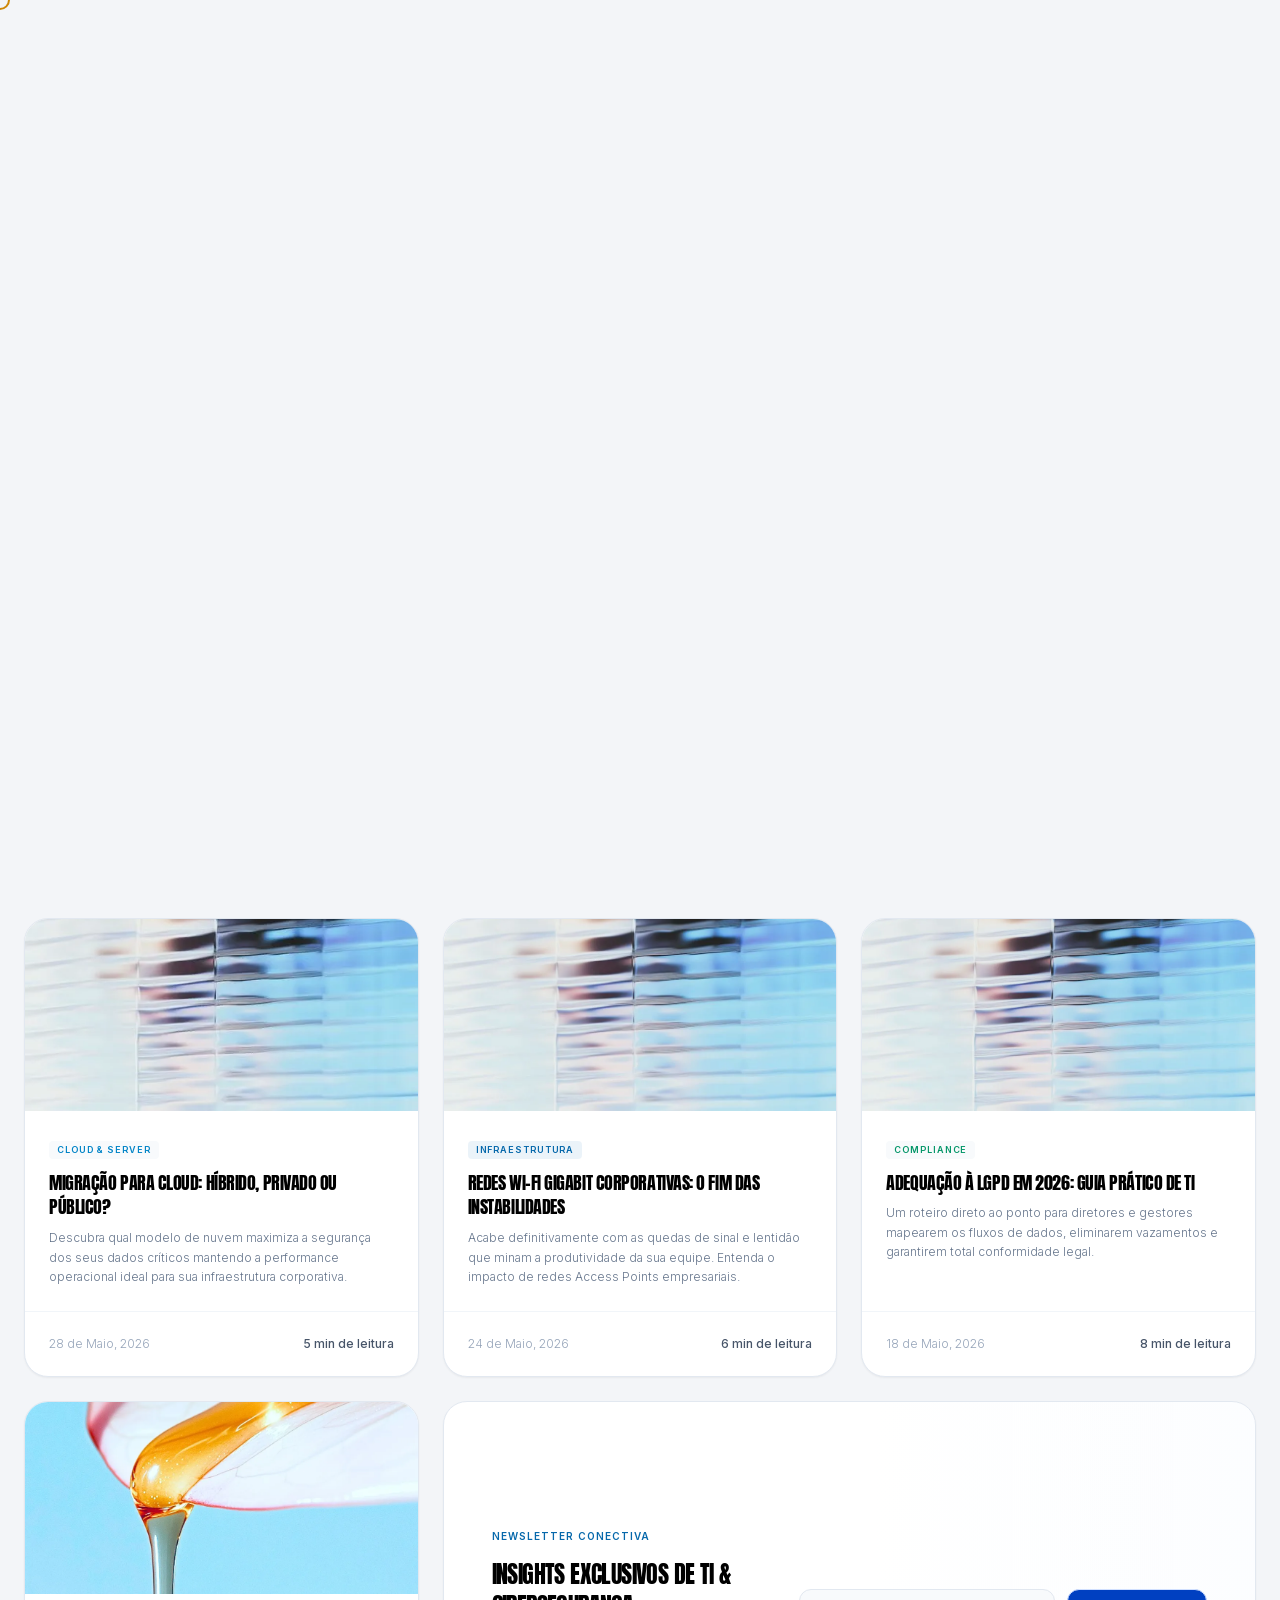
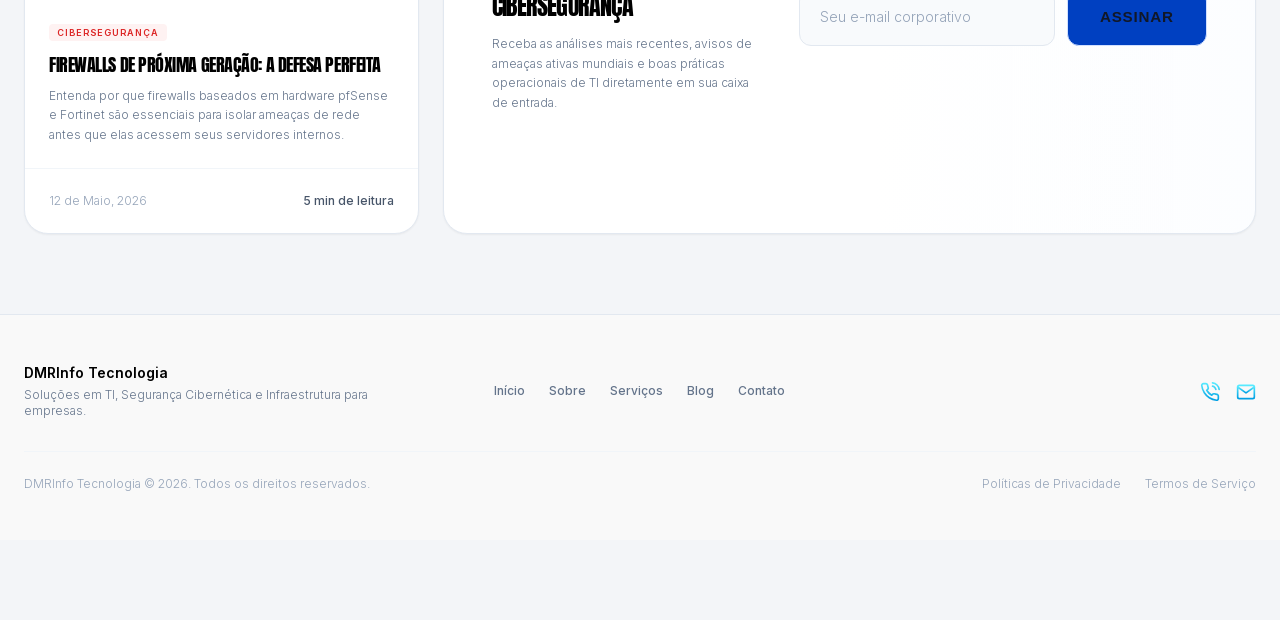
<file: blog.html>
<!DOCTYPE html>
<html lang="pt-BR">
<head>
  <meta charset="utf-8"/>
  <meta content="width=device-width, initial-scale=1.0" name="viewport"/>
  <title>Blog & Insights | DMR Info Tecnologia</title>
  <link rel="icon" type="image/svg+xml" href="assets/svg_fivicon_logotype.svg" />
  
  <link rel="preconnect" href="https://fonts.googleapis.com">
  <link rel="preconnect" href="https://fonts.gstatic.com" crossorigin>
  <script src="assets/resource_3fa48481346f.js" defer></script>
  <script src="assets/iconify-icon_e19829e7f0e8.js" defer></script>
  <link href="assets/css2_79567371cedd.css" rel="stylesheet"/>
  <link href="css/style.css" rel="stylesheet"/>

  <style>
    @keyframes auraAmbientDriftOne { 0%, 100% { transform: translate3d(0, 0, 0) scale(1); } 35% { transform: translate3d(4vw, 3vh, 0) scale(1.06); } 70% { transform: translate3d(-2vw, 5vh, 0) scale(0.98); } }
    @keyframes auraAmbientDriftTwo { 0%, 100% { transform: translate3d(0, 0, 0) scale(1); } 40% { transform: translate3d(-4vw, -3vh, 0) scale(1.08); } 75% { transform: translate3d(3vw, -5vh, 0) scale(0.96); } }
    @keyframes auraAmbientDriftThree { 0%, 100% { transform: translate3d(0, 0, 0) scale(1); } 50% { transform: translate3d(2vw, -4vh, 0) scale(1.05); } }
    @keyframes auraDotDrift { 0% { background-position: 0 0; } 100% { background-position: 4rem 4rem; } }
    .aura-bg-blob-one { animation: auraAmbientDriftOne 26s ease-in-out infinite; }
    .aura-bg-blob-two { animation: auraAmbientDriftTwo 32s ease-in-out infinite; }
    .aura-bg-blob-three { animation: auraAmbientDriftThree 30s ease-in-out infinite; }
    .aura-bg-dots { animation: auraDotDrift 38s linear infinite; }
    
    html { scroll-behavior: smooth; }
    h1, h2, h3, h4, h5, h6, .font-headline {
      font-family: 'Impact', 'Anton', 'Arial Black', sans-serif !important;
      text-transform: uppercase;
      letter-spacing: 0.03em;
      font-weight: 400 !important;
    }
    
    /* Brand Color Theme Overrides */
    body {
      background-color: #f3f5f8 !important;
    }
    #preloader {
      background-color: #f3f5f8 !important;
    }
    .text-blue-600, .hover\:text-blue-600:hover { color: #0668AB !important; }
    .text-blue-500, .hover\:text-blue-500:hover { color: #0195D9 !important; }
    .text-blue-400, .hover\:text-blue-400:hover { color: #009FE3 !important; }
    
    .bg-blue-600, .hover\:bg-blue-600:hover { background-color: #0668AB !important; }
    .bg-blue-505, .hover\:bg-blue-505:hover { background-color: #0195D9 !important; }
    .bg-blue-50 { background-color: rgba(6, 104, 171, 0.08) !important; }
    .bg-blue-500\/10 { background-color: rgba(1, 149, 217, 0.1) !important; }
    
    .border-blue-600 { border-color: #0668AB !important; }
    .border-blue-700 { border-color: #0668AB !important; }
    .border-t-blue-600 { border-top-color: #0668AB !important; }
    
    .from-blue-500 { --tw-gradient-from: #0195D9 !important; --tw-gradient-to: rgba(1, 149, 217, 0) !important; --tw-gradient-stops: var(--tw-gradient-from), var(--tw-gradient-to) !important; }
    .to-blue-600 { --tw-gradient-to: #0668AB !important; }
    
    .text-slate-950, .text-slate-900 { color: #000000 !important; }

    /* Estilos do Novo Preloader Cinematic Breath */
    @keyframes preloader-pulse {
      0%, 100% { transform: scale(1); opacity: 0.8; filter: drop-shadow(0 0 10px rgba(1, 149, 217, 0.15)); }
      50% { transform: scale(1.05); opacity: 1; filter: drop-shadow(0 0 25px rgba(1, 149, 217, 0.35)); }
    }
    .animate-preloader-pulse {
      animation: preloader-pulse 2.2s ease-in-out infinite;
    }
    @keyframes preloader-glow {
      0%, 100% { opacity: 0.2; transform: scale(0.9) translate3d(0, 0, 0); }
      50% { opacity: 0.55; transform: scale(1.08) translate3d(0, 0, 0); }
    }
    .animate-preloader-glow {
      animation: preloader-glow 2.2s ease-in-out infinite;
      will-change: transform, opacity;
    }
  </style>
</head>
<body class="bg-[#f3f5f8] text-slate-900 font-['Inter',sans-serif] min-h-screen relative overflow-x-hidden antialiased selection:bg-blue-100 selection:text-blue-900">

  <!-- Custom Cursor -->
  <div id="custom-cursor" class="fixed top-0 left-0 w-5 h-5 rounded-full border-2 border-[#0195D9] pointer-events-none z-[9999] -translate-x-1/2 -translate-y-1/2 hidden md:block transition-[width,height,background-color,border-color] duration-300"></div>

  <!-- Background Effects -->
  <div class="fixed inset-0 w-full h-full min-h-[100dvh] z-0 overflow-hidden pointer-events-none">
    <!-- Premium Loop Background Video -->
    <video autoplay loop muted playsinline class="absolute inset-0 w-full h-full object-cover opacity-[0.22] pointer-events-none">
      <source src="assets/68dbb9a72b91c794d0cdd10c_2F691_83b9a8d36b54.mp4" type="video/mp4">
    </video>
    <div class="aura-bg-blob-one absolute top-[-12%] left-[-12%] w-[52vw] h-[52vw] rounded-full bg-blue-200/35 blur-[7.5rem] will-change-transform"></div>
    <div class="aura-bg-blob-two absolute bottom-[-18%] right-[-10%] w-[62vw] h-[62vw] rounded-full bg-sky-200/22 blur-[8.75rem] will-change-transform"></div>
    <div class="aura-bg-blob-three absolute top-[36%] left-[36%] w-[30vw] h-[30vw] rounded-full bg-white/55 blur-[5rem] will-change-transform"></div>
    <div class="aura-bg-dots absolute inset-0 opacity-[0.22]" style="background-image: radial-gradient(circle at 1px 1px, rgba(15,23,42,0.09) 1px, transparent 0); background-size: 2rem 2rem;"></div>
  </div>

  <!-- Preloader Cinematic Brand -->
  <div id="preloader" style="position: fixed; inset: 0; background-color: #f3f5f8; z-index: 9999; display: flex; align-items: center; justify-content: center; transition: opacity 0.8s cubic-bezier(0.16, 1, 0.3, 1);">
    <div class="relative flex flex-col items-center justify-center">
      <!-- Halo de brilho pulsante no background -->
      <div class="absolute w-80 h-40 rounded-full bg-blue-500/8 blur-3xl animate-preloader-glow"></div>
      
      <!-- Contêiner do Logotipo e Barra de Progresso -->
      <div id="preloader-logo-container" style="opacity: 0; transform: scale(0.96); transition: opacity 1.2s cubic-bezier(0.16, 1, 0.3, 1), transform 1.2s cubic-bezier(0.16, 1, 0.3, 1); z-index: 10; display: flex; flex-direction: column; align-items: center;">
        <!-- Logotipo Horizontal Principal -->
        <img src="assets/svg_full_logo_version_01.svg" alt="DMR Info Logo" width="280" height="80" style="width: 280px; height: auto; max-width: 88vw; opacity: 0; transition: opacity 0.6s ease;" onload="this.style.opacity = '1';" class="animate-preloader-pulse" />
        
        <!-- Micro barra de progresso futurista -->
        <div class="w-48 h-[2px] bg-slate-200/80 rounded-full overflow-hidden mt-8 relative shadow-inner">
          <div id="preloader-progress-bar" style="width: 0%; height: 100%; background: linear-gradient(to right, #0195D9, #0668AB); transition: width 2.2s cubic-bezier(0.16, 1, 0.3, 1); box-shadow: 0 0 8px rgba(1, 149, 217, 0.5);"></div>
        </div>
      </div>
    </div>
  </div>

  <script>
    // Inicialização síncrona imediata para evitar FOUC e iniciar a barra de progresso
    (function() {
      var container = document.getElementById('preloader-logo-container');
      var bar = document.getElementById('preloader-progress-bar');
      if (container) {
        // Força o reflow para garantir a transição de entrada
        container.offsetHeight;
        container.style.opacity = '1';
        container.style.transform = 'scale(1)';
      }
      if (bar) {
        setTimeout(function() {
          bar.style.width = '100%';
        }, 100);
      }
    })();

    // Lógica de saída coordenada com duração mínima garantida de 2.2s
    (function() {
      var startTime = Date.now();
      
      function startFadeOut() {
        var elapsed = Date.now() - startTime;
        // Garante que o usuário experimente a animação da barra por pelo menos 2.2s
        var delay = Math.max(0, 2200 - elapsed);
        
        setTimeout(function() {
          var preloader = document.getElementById('preloader');
          var container = document.getElementById('preloader-logo-container');
          
          if (preloader) {
            // Fase 1: Slide-up elegante e esmaecimento dos elementos do logo
            if (container) {
              container.style.transition = 'all 0.8s cubic-bezier(0.16, 1, 0.3, 1)';
              container.style.opacity = '0';
              container.style.transform = 'translateY(-20px) scale(0.96)';
            }

            // Fase 2: Desvanecimento suave do fundo do pré-loader
            setTimeout(function() {
              preloader.style.transition = 'opacity 0.8s cubic-bezier(0.16, 1, 0.3, 1)';
              preloader.style.opacity = '0';
              preloader.style.pointerEvents = 'none';
            }, 700);

            // Fase 3: Ocultação completa do elemento
            setTimeout(function() {
              preloader.style.display = 'none';
            }, 1500);
          }
        }, delay);
      }

      // Fallback de segurança contra cache ou atraso no carregamento
      if (document.readyState === 'complete') {
        setTimeout(startFadeOut, 500);
      } else {
        window.addEventListener('load', startFadeOut);
      }
    })();
  </script>

  <!-- Header -->
  <header class="fixed top-0 left-0 right-0 z-50">
    <nav class="max-w-7xl mx-auto px-6 pt-5">
      <div class="relative overflow-hidden rounded-xl bg-white/84 backdrop-blur-2xl border border-white/90 shadow-[0_14px_38px_-22px_rgba(15,23,42,0.42),inset_0_1px_0_rgba(255,255,255,1)] px-6 py-1.5 md:py-2">
        <div class="absolute inset-0 rounded-xl bg-white/36 pointer-events-none"></div>
        <div class="relative z-10 flex items-center justify-between">
          <a class="flex items-center gap-2 group h-14 md:h-16" href="index.html">
            <img src="assets/svg_full_logo_version_02.svg" alt="DMR Info Logo" class="h-full w-auto max-w-[240px] md:max-w-[280px] group-hover:scale-[1.02] transition-transform duration-300" />
          </a>
          <div class="hidden md:flex items-center gap-7 text-xs text-slate-600 font-normal">
            <a class="hover:text-blue-600 transition-colors" href="index.html">Início</a>
            <a class="hover:text-blue-600 transition-colors" href="sobre.html">Sobre</a>
            <a class="hover:text-blue-600 transition-colors" href="servicos.html">Serviços</a>
            <a class="text-blue-600 font-medium transition-colors" href="blog.html">Blog</a>
            <a class="hover:text-blue-600 transition-colors" href="contato.html">Contato</a>
          </div>
          <div class="flex items-center gap-2">
            <a class="hidden md:inline-flex items-center justify-center rounded-full px-4 py-2 text-xs text-white bg-gradient-to-b from-blue-500 to-blue-600 border border-blue-700 hover:-translate-y-0.5 transition-all shadow-[0_5px_14px_rgba(59,130,246,0.28),inset_0_1px_0_rgba(255,255,255,0.35)]" href="area-cliente.html">Área do Cliente</a>
            <a class="hidden md:inline-flex items-center justify-center rounded-full px-4 py-2 text-xs bg-transparent border-2 border-[#0668AB] text-[#0668AB] hover:bg-[#0668AB]/10 transition-all shadow-sm" href="contato.html">Fale Conosco</a>
            
            <!-- Hamburger Button for Mobile -->
            <button id="mobile-menu-button" class="md:hidden flex items-center justify-center w-10 h-10 rounded-full bg-slate-100/80 text-slate-700 hover:bg-slate-200 transition-all shadow-sm focus:outline-none" aria-label="Abrir Menu">
              <svg id="hamburger-icon" class="w-5 h-5 transition-transform duration-300" fill="none" viewBox="0 0 24 24" stroke="currentColor" stroke-width="2">
                <path stroke-linecap="round" stroke-linejoin="round" d="M4 6h16M4 12h16M4 18h16" />
              </svg>
              <svg id="close-icon" class="w-5 h-5 hidden transition-transform duration-300" fill="none" viewBox="0 0 24 24" stroke="currentColor" stroke-width="2">
                <path stroke-linecap="round" stroke-linejoin="round" d="M6 18L18 6M6 6l12 12" />
              </svg>
            </button>
          </div>
        </div>
      </div>
      
      <!-- Mobile Menu Dropdown -->
      <div id="mobile-menu" class="hidden md:hidden absolute left-6 right-6 top-[calc(100%+0.75rem)] z-50 overflow-hidden rounded-3xl bg-white/95 backdrop-blur-2xl border border-white/90 shadow-xl px-6 py-6 transition-all duration-300 ease-in-out opacity-0 translate-y-[-10px] pointer-events-none">
        <div class="flex flex-col gap-4 text-sm font-medium text-slate-800">
          <a class="hover:text-blue-600 transition-colors py-2 border-b border-slate-100" href="index.html">Início</a>
          <a class="hover:text-blue-600 transition-colors py-2 border-b border-slate-100" href="sobre.html">Sobre</a>
          <a class="hover:text-blue-600 transition-colors py-2 border-b border-slate-100" href="servicos.html">Serviços</a>
          <a class="text-blue-600 py-2 border-b border-slate-100" href="blog.html">Blog</a>
          <a class="hover:text-blue-600 transition-colors py-2 border-b border-slate-100" href="contato.html">Contato</a>
          <div class="flex flex-col gap-2 pt-2">
            <a class="flex items-center justify-center rounded-full px-4 py-2.5 text-xs text-white bg-gradient-to-b from-blue-500 to-blue-600 border border-blue-700 hover:bg-blue-700 transition-all shadow-[0_4px_12px_rgba(59,130,246,0.2)]" href="area-cliente.html">Área do Cliente</a>
            <a class="flex items-center justify-center rounded-full px-4 py-2.5 text-xs bg-transparent border-2 border-[#0668AB] text-[#0668AB] hover:bg-[#0668AB]/10 transition-all shadow-sm" href="contato.html">Fale Conosco</a>
          </div>
        </div>
      </div>

      <script>
        document.addEventListener('DOMContentLoaded', () => {
          const mobileMenuButton = document.getElementById('mobile-menu-button');
          const mobileMenu = document.getElementById('mobile-menu');
          const hamburgerIcon = document.getElementById('hamburger-icon');
          const closeIcon = document.getElementById('close-icon');

          if (mobileMenuButton && mobileMenu) {
            mobileMenuButton.addEventListener('click', (e) => {
              e.stopPropagation();
              const isHidden = mobileMenu.classList.contains('hidden');
              
              if (isHidden) {
                mobileMenu.classList.remove('hidden');
                setTimeout(() => {
                  mobileMenu.classList.remove('opacity-0', 'translate-y-[-10px]', 'pointer-events-none');
                  mobileMenu.classList.add('opacity-100', 'translate-y-0', 'pointer-events-auto');
                }, 10);
                hamburgerIcon.classList.add('hidden');
                closeIcon.classList.remove('hidden');
                mobileMenuButton.setAttribute('aria-label', 'Fechar Menu');
              } else {
                mobileMenu.classList.add('opacity-0', 'translate-y-[-10px]', 'pointer-events-none');
                mobileMenu.classList.remove('opacity-100', 'translate-y-0', 'pointer-events-auto');
                hamburgerIcon.classList.remove('hidden');
                closeIcon.classList.add('hidden');
                mobileMenuButton.setAttribute('aria-label', 'Abrir Menu');
                setTimeout(() => {
                  mobileMenu.classList.add('hidden');
                }, 300);
              }
            });

            document.addEventListener('click', (e) => {
              if (!mobileMenu.contains(e.target) && !mobileMenuButton.contains(e.target)) {
                if (!mobileMenu.classList.contains('hidden')) {
                  mobileMenu.classList.add('opacity-0', 'translate-y-[-10px]', 'pointer-events-none');
                  mobileMenu.classList.remove('opacity-100', 'translate-y-0', 'pointer-events-auto');
                  hamburgerIcon.classList.remove('hidden');
                  closeIcon.classList.add('hidden');
                  mobileMenuButton.setAttribute('aria-label', 'Abrir Menu');
                  setTimeout(() => {
                    mobileMenu.classList.add('hidden');
                  }, 300);
                }
              }
            });
          }
        });
      </script>
    </nav>
  </header>

  <main class="relative z-10 overflow-x-hidden pt-32 pb-20">
    
    <!-- Hero / Title -->
    <section class="max-w-7xl mx-auto px-6 pt-10 pb-16 text-center md:text-left" data-reveal="slide-up">
      <div class="inline-flex items-center gap-2 px-3 py-1 rounded-full bg-blue-500/10 border border-blue-500/20 text-xs text-blue-600 font-semibold mb-6">
        <span class="w-1.5 h-1.5 rounded-full bg-blue-600 animate-pulse"></span>
        DMR INSIGHTS
      </div>
      <h1 class="text-4xl md:text-6xl font-light text-slate-950 leading-tight mb-4 tracking-tight">Minds & <span class="font-medium">Infrastructure</span></h1>
      <p class="text-slate-600 text-sm md:text-base max-w-2xl font-light leading-relaxed">
        Artigos técnicos densos, análises detalhadas de cibersegurança e guias de governança de TI. Compartilhamos o conhecimento dos nossos especialistas para blindar e acelerar a sua operação corporativa.
      </p>
    </section>

    <!-- Featured Post -->
    <section class="max-w-7xl mx-auto px-6 mb-16" data-reveal="slide-up">
      <div class="blog-featured-card rounded-3xl bg-white border border-slate-200 overflow-hidden shadow-sm hover:shadow-md transition-all duration-500 grid md:grid-cols-12">
        <div class="md:col-span-7 h-64 md:h-[420px] overflow-hidden relative group">
          <img src="assets/69163a128551ce062ec12c66_Blog-_af43f5405032.webp" alt="Custo oculto do Ransomware" class="w-full h-full object-cover group-hover:scale-105 transition-transform duration-700" />
          <div class="absolute inset-0 bg-gradient-to-t from-slate-950/40 to-transparent pointer-events-none"></div>
        </div>
        <div class="md:col-span-5 p-8 md:p-12 flex flex-col justify-between h-full bg-white/70 backdrop-blur-md">
          <div class="space-y-4">
            <span class="inline-block text-[10px] font-bold text-blue-600 uppercase tracking-widest bg-blue-50 px-2.5 py-1 rounded-md">Cibersegurança</span>
            <h2 class="text-2xl md:text-3xl font-light text-slate-950 leading-snug tracking-tight">O Custo Oculto do <span class="font-medium">Ransomware</span>: Como Blindar sua Empresa</h2>
            <p class="text-slate-500 text-xs md:text-sm font-light leading-relaxed">
              O ransomware não representa apenas uma ameaça digital: é um risco existencial para negócios de todos os portes. Saiba como arquitetar uma defesa ativa multicamadas para garantir que sua operação nunca pare.
            </p>
          </div>
          
          <div class="pt-6 border-t border-slate-100 flex items-center justify-between mt-6">
            <div class="flex items-center gap-3">
              <div class="w-10 h-10 rounded-full bg-gradient-to-b from-blue-400 to-blue-600 flex items-center justify-center text-white font-medium text-sm">ER</div>
              <div>
                <p class="text-xs font-semibold text-slate-800">Erick Ribeiro</p>
                <p class="text-[10px] text-slate-400">31 de Maio, 2026 &bull; 7 min</p>
              </div>
            </div>
            
            <a class="primary-button magnetic-btn" href="contato.html">
              <div class="primary-button-flex">
                <div class="primary-button-text-wrap">
                  <div class="primary-button-text">Ler Artigo</div>
                  <div class="primary-button-text-hover">Ler Artigo</div>
                </div>
              </div>
              <div class="primary-button-hover-bg"></div>
            </a>
          </div>
        </div>
      </div>
    </section>

    <!-- Bento Grid with 4 Post Cards & Newsletter -->
    <section class="max-w-7xl mx-auto px-6 mb-20" data-reveal="slide-up">
      <div class="blog-bento-grid">
        
        <!-- Post 1 -->
        <article class="blog-post-card rounded-3xl bg-white border border-slate-200 overflow-hidden shadow-sm hover:-translate-y-1 transition-all duration-300 flex flex-col justify-between">
          <div>
            <div class="h-48 overflow-hidden relative">
              <img src="assets/69163a128551ce062ec12c66_Blog-_789120d3183e.webp" alt="Migração para Cloud" class="w-full h-full object-cover" />
            </div>
            <div class="p-6">
              <span class="inline-block text-[9px] font-bold text-sky-600 uppercase tracking-widest bg-slate-50 px-2 py-0.5 rounded mb-3">Cloud & Server</span>
              <h3 class="text-lg font-light text-slate-950 mb-2 leading-snug tracking-tight">Migração para Cloud: Híbrido, Privado ou Público?</h3>
              <p class="text-slate-500 text-xs font-light leading-relaxed">
                Descubra qual modelo de nuvem maximiza a segurança dos seus dados críticos mantendo a performance operacional ideal para sua infraestrutura corporativa.
              </p>
            </div>
          </div>
          <div class="p-6 border-t border-slate-100 flex items-center justify-between text-xs text-slate-400">
            <span>28 de Maio, 2026</span>
            <span class="font-medium text-slate-600">5 min de leitura</span>
          </div>
        </article>

        <!-- Post 2 -->
        <article class="blog-post-card rounded-3xl bg-white border border-slate-200 overflow-hidden shadow-sm hover:-translate-y-1 transition-all duration-300 flex flex-col justify-between">
          <div>
            <div class="h-48 overflow-hidden relative">
              <img src="assets/69163a128551ce062ec12c66_Blog-_2ebe9eca485c.webp" alt="Redes Wi-Fi Gigabit Corporativas" class="w-full h-full object-cover" />
            </div>
            <div class="p-6">
              <span class="inline-block text-[9px] font-bold text-blue-600 uppercase tracking-widest bg-blue-50 px-2 py-0.5 rounded mb-3">Infraestrutura</span>
              <h3 class="text-lg font-light text-slate-950 mb-2 leading-snug tracking-tight">Redes Wi-Fi Gigabit Corporativas: O Fim das Instabilidades</h3>
              <p class="text-slate-500 text-xs font-light leading-relaxed">
                Acabe definitivamente com as quedas de sinal e lentidão que minam a produtividade da sua equipe. Entenda o impacto de redes Access Points empresariais.
              </p>
            </div>
          </div>
          <div class="p-6 border-t border-slate-100 flex items-center justify-between text-xs text-slate-400">
            <span>24 de Maio, 2026</span>
            <span class="font-medium text-slate-600">6 min de leitura</span>
          </div>
        </article>

        <!-- Post 3 -->
        <article class="blog-post-card rounded-3xl bg-white border border-slate-200 overflow-hidden shadow-sm hover:-translate-y-1 transition-all duration-300 flex flex-col justify-between">
          <div>
            <div class="h-48 overflow-hidden relative">
              <img src="assets/69163a128551ce062ec12c66_Blog-_5998de29ede1.webp" alt="Adequação à LGPD" class="w-full h-full object-cover" />
            </div>
            <div class="p-6">
              <span class="inline-block text-[9px] font-bold text-emerald-600 uppercase tracking-widest bg-slate-50 px-2 py-0.5 rounded mb-3">Compliance</span>
              <h3 class="text-lg font-light text-slate-950 mb-2 leading-snug tracking-tight">Adequação à LGPD em 2026: Guia Prático de TI</h3>
              <p class="text-slate-500 text-xs font-light leading-relaxed">
                Um roteiro direto ao ponto para diretores e gestores mapearem os fluxos de dados, eliminarem vazamentos e garantirem total conformidade legal.
              </p>
            </div>
          </div>
          <div class="p-6 border-t border-slate-100 flex items-center justify-between text-xs text-slate-400">
            <span>18 de Maio, 2026</span>
            <span class="font-medium text-slate-600">8 min de leitura</span>
          </div>
        </article>

        <!-- Post 4 -->
        <article class="blog-post-card rounded-3xl bg-white border border-slate-200 overflow-hidden shadow-sm hover:-translate-y-1 transition-all duration-300 flex flex-col justify-between">
          <div>
            <div class="h-48 overflow-hidden relative">
              <img src="assets/69163a37dc79e51d34432ff1_Blog-_6d1edf4c3c59.webp" alt="Firewalls de Próxima Geração" class="w-full h-full object-cover" />
            </div>
            <div class="p-6">
              <span class="inline-block text-[9px] font-bold text-red-600 uppercase tracking-widest bg-red-50 px-2 py-0.5 rounded mb-3">Cibersegurança</span>
              <h3 class="text-lg font-light text-slate-950 mb-2 leading-snug tracking-tight">Firewalls de Próxima Geração: A Defesa Perfeita</h3>
              <p class="text-slate-500 text-xs font-light leading-relaxed">
                Entenda por que firewalls baseados em hardware pfSense e Fortinet são essenciais para isolar ameaças de rede antes que elas acessem seus servidores internos.
              </p>
            </div>
          </div>
          <div class="p-6 border-t border-slate-100 flex items-center justify-between text-xs text-slate-400">
            <span>12 de Maio, 2026</span>
            <span class="font-medium text-slate-600">5 min de leitura</span>
          </div>
        </article>

        <!-- Newsletter Bento Box -->
        <div class="blog-newsletter-card rounded-3xl bg-white border border-slate-200 p-8 md:p-12 shadow-sm flex flex-col md:flex-row items-center justify-between gap-8 md:col-span-8 bg-gradient-to-r from-white via-white to-blue-50/20">
          <div class="max-w-md space-y-3">
            <span class="inline-block text-[10px] font-bold text-blue-600 uppercase tracking-widest">Newsletter Conectiva</span>
            <h3 class="text-2xl font-light text-slate-950 tracking-tight">Insights Exclusivos de <span class="font-medium">TI & Cibersegurança</span></h3>
            <p class="text-slate-500 text-xs font-light leading-relaxed">
              Receba as análises mais recentes, avisos de ameaças ativas mundiais e boas práticas operacionais de TI diretamente em sua caixa de entrada.
            </p>
          </div>
          <form class="w-full md:w-auto flex flex-col sm:flex-row gap-3" onsubmit="event.preventDefault(); alert('Inscrição realizada com sucesso! Prepare-se para receber conteúdos de alto nível.'); this.reset();">
            <input type="email" required placeholder="Seu e-mail corporativo" class="rounded-xl border border-slate-200 bg-slate-50 px-5 py-3.5 text-sm text-slate-900 placeholder:text-slate-400 focus:bg-white focus:border-blue-500 focus:outline-none transition-all w-full sm:w-64" />
            <button type="submit" class="primary-button magnetic-btn" style="padding: 1rem 2rem;">
              <div class="primary-button-flex">
                <div class="primary-button-text-wrap">
                  <div class="primary-button-text">Assinar</div>
                  <div class="primary-button-text-hover">Assinar</div>
                </div>
              </div>
              <div class="primary-button-hover-bg"></div>
            </button>
          </form>
        </div>

      </div>
    </section>

    <!-- Footer -->
    <footer class="max-w-7xl mx-auto px-6 py-12 border-t border-slate-200 mt-20">
      <div class="grid md:grid-cols-3 gap-8 items-center text-sm text-slate-500 mb-8">
        <div class="text-center md:text-left">
          <p class="font-semibold text-slate-900 mb-1">DMRInfo Tecnologia</p>
          <p class="text-xs">Soluções em TI, Segurança Cibernética e Infraestrutura para empresas.</p>
        </div>
        <div class="flex justify-center gap-6 text-xs font-medium">
          <a href="index.html" class="hover:text-blue-600 transition-colors">Início</a>
          <a href="sobre.html" class="hover:text-blue-600 transition-colors">Sobre</a>
          <a href="servicos.html" class="hover:text-blue-600 transition-colors">Serviços</a>
          <a href="blog.html" class="hover:text-blue-600 transition-colors">Blog</a>
          <a href="contato.html" class="hover:text-blue-600 transition-colors">Contato</a>
        </div>
        <div class="flex justify-center md:justify-end gap-4 text-lg">
          <a href="https://wa.me/5511999998888" target="_blank" rel="noopener noreferrer" class="hover:text-blue-600 transition-colors" title="WhatsApp"><svg class="inline-block align-middle w-5 h-5" width="24" height="24" viewBox="0 0 24 24" fill="none" xmlns="http://www.w3.org/2000/svg">
<path d="M15.0501 5C16.0268 5.19057 16.9244 5.66826 17.6281 6.37194C18.3318 7.07561 18.8095 7.97326 19.0001 8.95M15.0501 1C17.0793 1.22544 18.9716 2.13417 20.4163 3.57701C21.8609 5.01984 22.7721 6.91101 23.0001 8.94M22.0001 16.92V19.92C22.0012 20.1985 21.9441 20.4742 21.8326 20.7293C21.721 20.9845 21.5574 21.2136 21.3521 21.4019C21.1469 21.5901 20.9046 21.7335 20.6408 21.8227C20.377 21.9119 20.0974 21.9451 19.8201 21.92C16.7429 21.5856 13.7871 20.5341 11.1901 18.85C8.77388 17.3147 6.72539 15.2662 5.19006 12.85C3.50003 10.2412 2.4483 7.27099 2.12006 4.18C2.09507 3.90347 2.12793 3.62476 2.21656 3.36162C2.30518 3.09849 2.44763 2.85669 2.63482 2.65162C2.82202 2.44655 3.04986 2.28271 3.30385 2.17052C3.55783 2.05833 3.8324 2.00026 4.11006 2H7.11006C7.59536 1.99522 8.06585 2.16708 8.43382 2.48353C8.80179 2.79999 9.04213 3.23945 9.11005 3.72C9.23668 4.68007 9.47151 5.62273 9.81006 6.53C9.9446 6.88792 9.97372 7.27691 9.89396 7.65088C9.81421 8.02485 9.62892 8.36811 9.36005 8.64L8.09006 9.91C9.51361 12.4135 11.5865 14.4864 14.0901 15.91L15.3601 14.64C15.6319 14.3711 15.9752 14.1858 16.3492 14.1061C16.7231 14.0263 17.1121 14.0555 17.4701 14.19C18.3773 14.5286 19.32 14.7634 20.2801 14.89C20.7658 14.9585 21.2095 15.2032 21.5266 15.5775C21.8437 15.9518 22.0122 16.4296 22.0001 16.92Z" stroke="url(#paint0_linear_4587_1699)" stroke-width="2" stroke-linecap="round" stroke-linejoin="round"/>
<defs>
<linearGradient id="paint0_linear_4587_1699" x1="12.556" y1="1" x2="12.556" y2="21.9281" gradientUnits="userSpaceOnUse">
<stop stop-color="#59EBFF"/>
<stop offset="1" stop-color="#009FE3"/>
</linearGradient>
</defs>
</svg>
</a>
          <a href="mailto:contato@dmrinfo.com.br" class="hover:text-blue-600 transition-colors" title="E-mail"><svg class="inline-block align-middle w-5 h-5" width="24" height="24" viewBox="0 0 24 24" fill="none" xmlns="http://www.w3.org/2000/svg">
<path d="M4 4H20C21.1 4 22 4.9 22 6V18C22 19.1 21.1 20 20 20H4C2.9 20 2 19.1 2 18V6C2 4.9 2.9 4 4 4Z" stroke="url(#paint0_linear_4587_1666)" stroke-width="2" stroke-linecap="round" stroke-linejoin="round"/>
<path d="M22 6L12 13L2 6" stroke="url(#paint1_linear_4587_1666)" stroke-width="2" stroke-linecap="round" stroke-linejoin="round"/>
<defs>
<linearGradient id="paint0_linear_4587_1666" x1="12" y1="4" x2="12" y2="20" gradientUnits="userSpaceOnUse">
<stop stop-color="#59EBFF"/>
<stop offset="1" stop-color="#009FE3"/>
</linearGradient>
<linearGradient id="paint1_linear_4587_1666" x1="12" y1="6" x2="12" y2="13" gradientUnits="userSpaceOnUse">
<stop stop-color="#59EBFF"/>
<stop offset="1" stop-color="#009FE3"/>
</linearGradient>
</defs>
</svg>
</a>
        </div>
      </div>
      <div class="border-t border-slate-100 pt-6 flex flex-col md:flex-row justify-between items-center gap-4 text-xs text-slate-400">
        <div>DMRInfo Tecnologia &copy; 2026. Todos os direitos reservados.</div>
        <div class="flex gap-6">
          <a href="#" class="hover:text-blue-600 transition-colors">Políticas de Privacidade</a>
          <a href="#" class="hover:text-blue-600 transition-colors">Termos de Serviço</a>
        </div>
      </div>
    </footer>
  </main>

  <!-- GSAP, ScrollTrigger & App JS -->
  <script src="assets/gsap_8e6c1f2e24a8.js"></script>
  <script src="assets/ScrollTrigger_3b69999534fd.js"></script>
  <script src="js/app.js"></script>
</body>
</html>
</file>
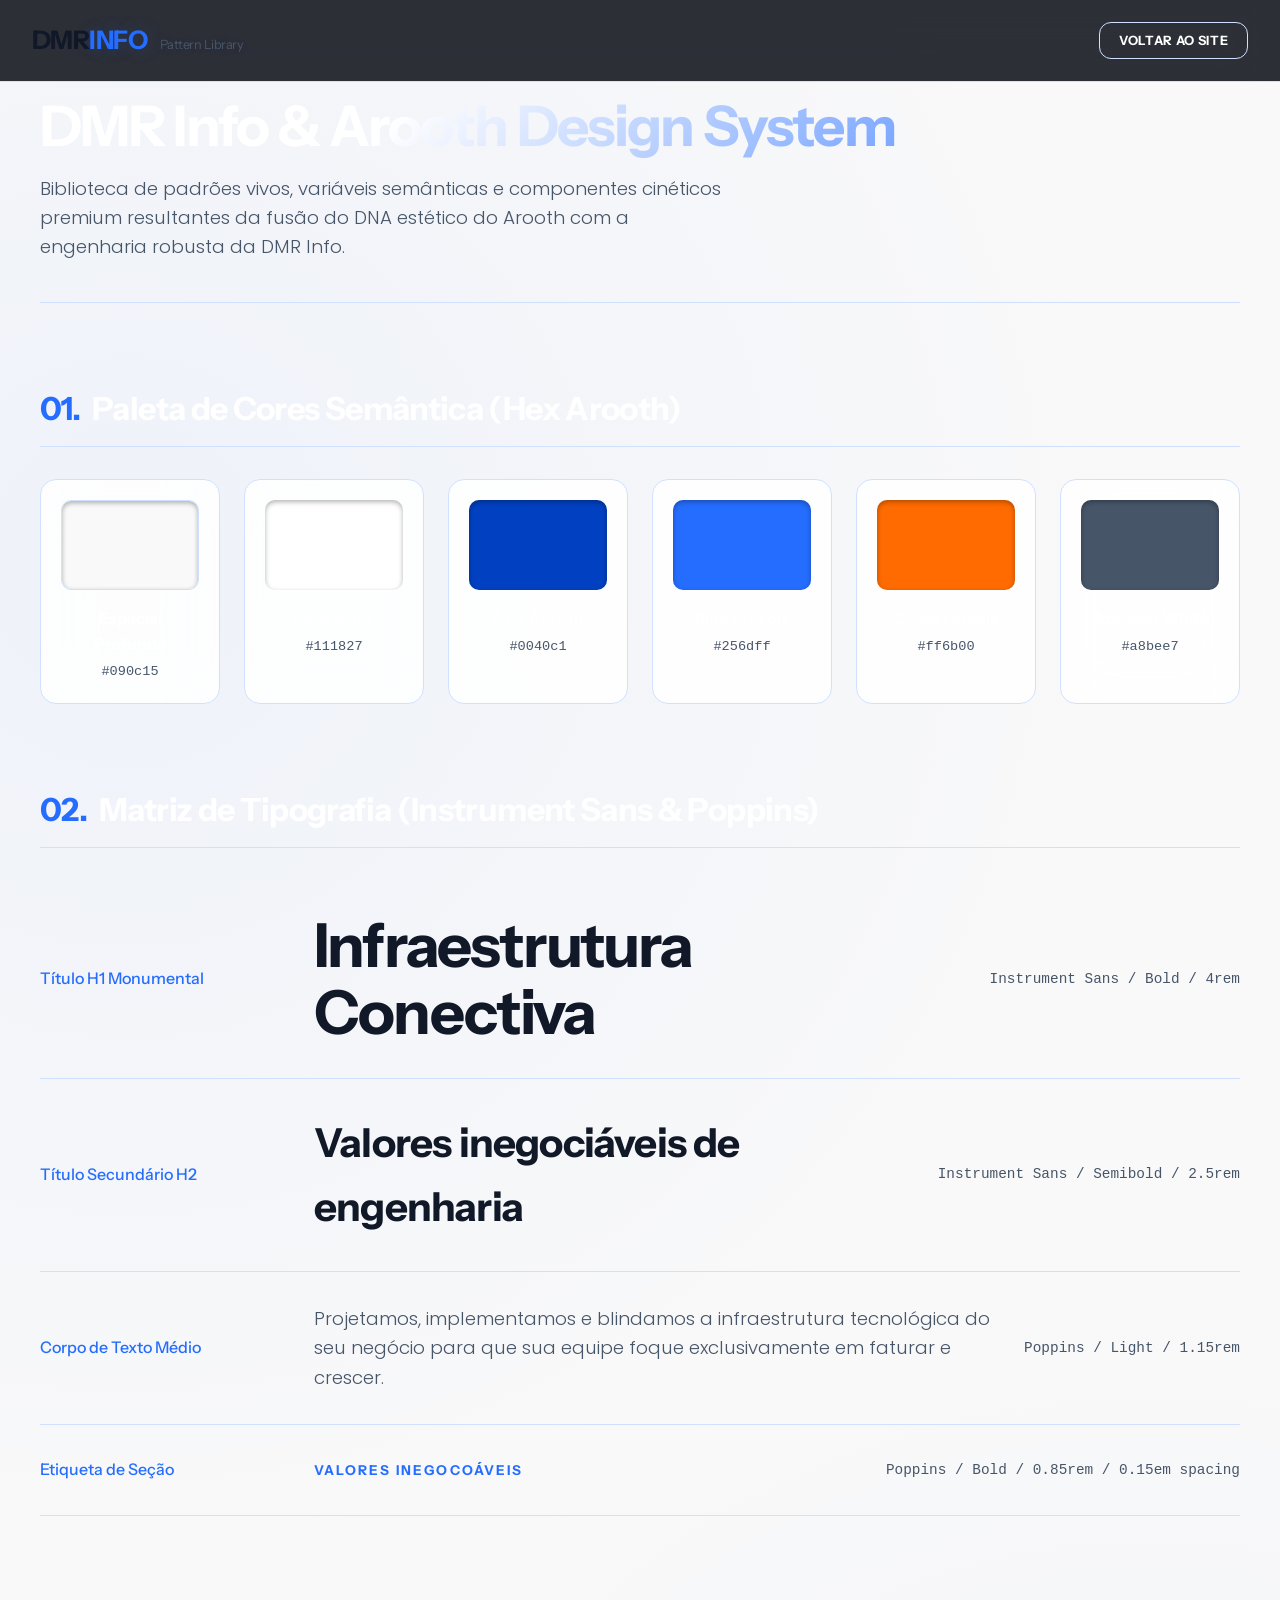
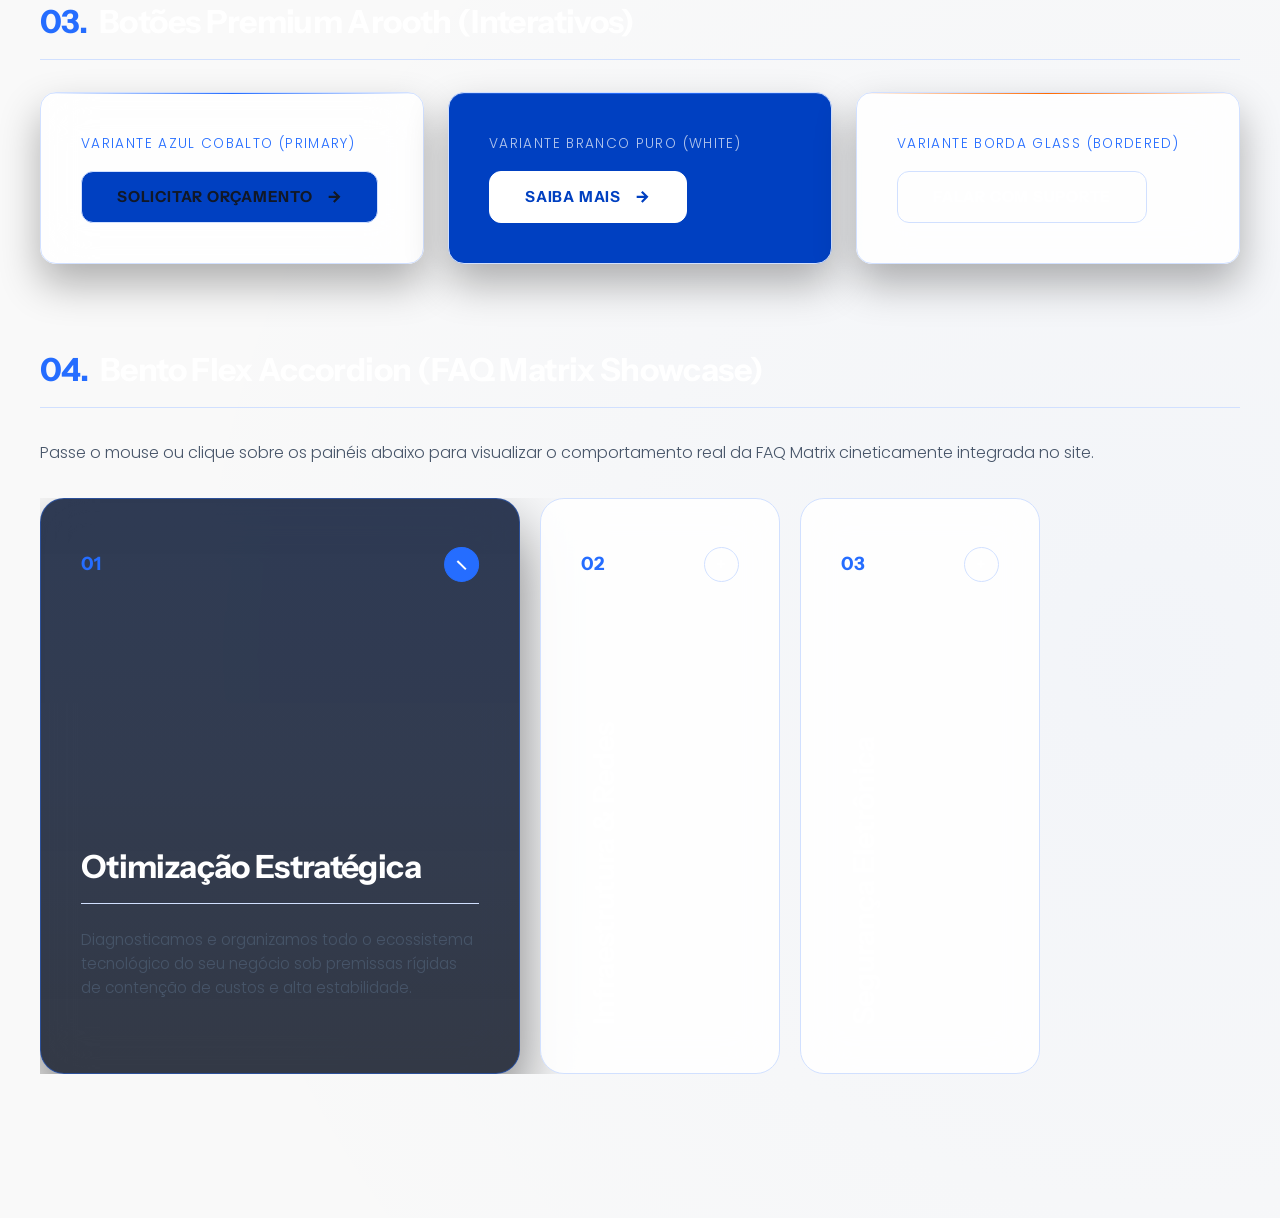
<file: design_system.html>
<!DOCTYPE html>
<html lang="pt-BR">
<head>
  <meta charset="UTF-8">
  <meta name="viewport" content="width=device-width, initial-scale=1.0">
  <title>DMR Info | Living Design System & Pattern Library (Arooth DNA)</title>
  
  <!-- Google Fonts Instrument Sans & Poppins -->
  <link rel="preconnect" href="https://fonts.googleapis.com">
  <link rel="preconnect" href="https://fonts.gstatic.com" crossorigin>
  <link href="https://fonts.googleapis.com/css2?family=Instrument+Sans:ital,wght@0,400..700;1,400..700&family=Poppins:wght@300;400;500;600;700&display=swap" rel="stylesheet">
  
  <!-- Referência ao CSS do Site de Produção -->
  <link rel="stylesheet" href="css/style.css">
  
  <style>
    /* Estilos Adicionais do Dashboard de Documentação */
    body {
      background-color: var(--color-bg);
      color: var(--color-text-primary);
      font-family: var(--font-body);
      padding: 6rem 2rem 4rem 2rem;
      min-height: 100vh;
      background-image: 
        radial-gradient(circle at 10% 20%, rgba(37, 109, 255, 0.05) 0%, transparent 40%),
        radial-gradient(circle at 90% 80%, rgba(37, 109, 255, 0.03) 0%, transparent 40%);
    }

    .ds-container {
      max-width: 1200px;
      margin: 0 auto;
    }

    .ds-header {
      margin-bottom: 5rem;
      border-bottom: 1px solid var(--color-border);
      padding-bottom: 2.5rem;
    }

    .ds-title {
      font-family: var(--font-headline);
      font-size: 3.5rem;
      font-weight: 800;
      letter-spacing: -0.03em;
      line-height: 1.1;
      margin-bottom: 1rem;
      background: linear-gradient(135deg, #ffffff 30%, var(--color-accent-cyan) 100%);
      -webkit-background-clip: text;
      -webkit-text-fill-color: transparent;
    }

    .ds-subtitle {
      font-size: 1.15rem;
      color: var(--color-text-secondary);
      max-width: 700px;
    }

    .ds-section {
      margin-bottom: 5rem;
    }

    .ds-section-title {
      font-family: var(--font-headline);
      font-size: 2rem;
      font-weight: 700;
      margin-bottom: 2rem;
      letter-spacing: -0.02em;
      display: flex;
      align-items: center;
      gap: 0.75rem;
      color: #ffffff;
      border-bottom: 1px solid var(--color-border);
      padding-bottom: 0.75rem;
    }

    .ds-section-title span {
      color: var(--color-accent-cyan);
    }

    /* Bento Grid Layout para Demonstrações */
    .ds-bento-grid {
      display: grid;
      grid-template-columns: repeat(12, 1fr);
      gap: 1.5rem;
    }

    .ds-col-12 { grid-column: span 12; }
    .ds-col-6 { grid-column: span 6; }
    .ds-col-4 { grid-column: span 4; }

    @media (max-width: 768px) {
      .ds-col-6, .ds-col-4 { grid-column: span 12; }
    }

    /* Swatches de Cores */
    .ds-swatch-grid {
      display: grid;
      grid-template-columns: repeat(auto-fill, minmax(180px, 1fr));
      gap: 1.5rem;
    }

    .ds-swatch-card {
      background: var(--color-card-bg);
      border: 1px solid var(--color-border);
      border-radius: 16px;
      padding: 1.25rem;
      text-align: center;
      transition: var(--transition-bezier);
      backdrop-filter: blur(25px);
    }

    .ds-swatch-card:hover {
      transform: translateY(-4px);
      border-color: rgba(37, 109, 255, 0.3);
    }

    .ds-color-preview {
      height: 90px;
      border-radius: 10px;
      margin-bottom: 1rem;
      box-shadow: inset 0 2px 5px rgba(0,0,0,0.3);
    }

    .ds-swatch-name {
      font-family: var(--font-headline);
      font-weight: 600;
      font-size: 1rem;
      color: #ffffff;
      margin-bottom: 0.25rem;
    }

    .ds-swatch-hex {
      font-family: monospace;
      font-size: 0.85rem;
      color: var(--color-text-secondary);
    }

    /* Specimens Tipográficos */
    .ds-typo-row {
      border-bottom: 1px solid var(--color-border);
      padding: 2rem 0;
      display: flex;
      justify-content: space-between;
      align-items: center;
      flex-wrap: wrap;
      gap: 1.5rem;
    }

    .ds-typo-label {
      width: 250px;
      font-weight: 500;
      color: var(--color-accent-cyan);
      font-family: var(--font-headline);
    }

    .ds-typo-preview {
      flex: 1;
      min-width: 300px;
    }

    .ds-typo-spec {
      font-family: monospace;
      color: var(--color-text-secondary);
      font-size: 0.9rem;
    }

    .ds-card-desc {
      font-size: 0.85rem;
      text-transform: uppercase;
      letter-spacing: 0.1em;
      color: var(--color-accent-cyan);
      margin-bottom: 1rem;
    }

    /* Simulação de Cursor local apenas para demonstração */
    .ds-cursor-preview {
      width: 20px;
      height: 20px;
      border: 2px solid var(--color-accent-cyan);
      border-radius: 50%;
      display: inline-block;
      vertical-align: middle;
      margin-right: 0.5rem;
    }
  </style>
</head>
<body>

  <!-- Top bar fixa simulada -->
  <header class="header-sticky" style="position: fixed; background: rgba(9, 12, 21, 0.85); top: 0; left: 0; width: 100%;">
    <div class="header-container">
      <a href="#" class="logo">DMR<span>INFO</span> <span style="font-size: 0.8rem; font-weight: 400; color: var(--color-text-secondary); margin-left: 0.5rem;">Pattern Library</span></a>
      <a href="index.html" class="primary-button" data-variant="border" style="padding: 0.5rem 1.2rem; font-size: 0.8rem;">
        <div class="primary-button-flex">
          <div class="primary-button-text-wrap">
            <div class="primary-button-text">Voltar ao Site</div>
            <div class="primary-button-text-hover">Voltar ao Site</div>
          </div>
        </div>
        <div class="primary-button-hover-bg"></div>
      </a>
    </div>
  </header>

  <div class="ds-container">
    
    <!-- Hero / Cabeçalho -->
    <div class="ds-header">
      <h1 class="ds-title">DMR Info & Arooth Design System</h1>
      <p class="ds-subtitle">Biblioteca de padrões vivos, variáveis semânticas e componentes cinéticos premium resultantes da fusão do DNA estético do Arooth com a engenharia robusta da DMR Info.</p>
    </div>

    <!-- 1. Paleta de Cores -->
    <section class="ds-section" id="colors">
      <h2 class="ds-section-title"><span>01.</span> Paleta de Cores Semântica (Hex Arooth)</h2>
      <div class="ds-swatch-grid">
        
        <div class="ds-swatch-card">
          <div class="ds-color-preview" style="background-color: var(--color-bg); border: 1px solid var(--color-border);"></div>
          <div class="ds-swatch-name">Espacial Profundo</div>
          <div class="ds-swatch-hex">#090c15</div>
        </div>

        <div class="ds-swatch-card">
          <div class="ds-color-preview" style="background-color: var(--color-surface);"></div>
          <div class="ds-swatch-name">Eerie Black</div>
          <div class="ds-swatch-hex">#111827</div>
        </div>

        <div class="ds-swatch-card">
          <div class="ds-color-preview" style="background-color: var(--color-accent-cobalt);"></div>
          <div class="ds-swatch-name">Azul Arooth</div>
          <div class="ds-swatch-hex">#0040c1</div>
        </div>

        <div class="ds-swatch-card">
          <div class="ds-color-preview" style="background-color: var(--color-accent-cyan);"></div>
          <div class="ds-swatch-name">Blue Crayola</div>
          <div class="ds-swatch-hex">#256dff</div>
        </div>

        <div class="ds-swatch-card">
          <div class="ds-color-preview" style="background-color: var(--color-accent-orange);"></div>
          <div class="ds-swatch-name">Cyber Laranja</div>
          <div class="ds-swatch-hex">#ff6b00</div>
        </div>

        <div class="ds-swatch-card">
          <div class="ds-color-preview" style="background-color: var(--color-text-secondary);"></div>
          <div class="ds-swatch-name">Azureish White</div>
          <div class="ds-swatch-hex">#a8bee7</div>
        </div>

      </div>
    </section>

    <!-- 2. Tipografia -->
    <section class="ds-section" id="typography">
      <h2 class="ds-section-title"><span>02.</span> Matriz de Tipografia (Instrument Sans & Poppins)</h2>
      
      <div class="ds-typo-row">
        <div class="ds-typo-label">Título H1 Monumental</div>
        <div class="ds-typo-preview">
          <h1 class="headline-xl" style="margin: 0;">Infraestrutura Conectiva</h1>
        </div>
        <div class="ds-typo-spec">Instrument Sans / Bold / 4rem</div>
      </div>

      <div class="ds-typo-row">
        <div class="ds-typo-label">Título Secundário H2</div>
        <div class="ds-typo-preview">
          <h2 class="section-title" style="margin: 0;">Valores inegociáveis de engenharia</h2>
        </div>
        <div class="ds-typo-spec">Instrument Sans / Semibold / 2.5rem</div>
      </div>

      <div class="ds-typo-row">
        <div class="ds-typo-label">Corpo de Texto Médio</div>
        <div class="ds-typo-preview">
          <p class="hero-subhead" style="margin: 0; max-width: 100%;">Projetamos, implementamos e blindamos a infraestrutura tecnológica do seu negócio para que sua equipe foque exclusivamente em faturar e crescer.</p>
        </div>
        <div class="ds-typo-spec">Poppins / Light / 1.15rem</div>
      </div>

      <div class="ds-typo-row">
        <div class="ds-typo-label">Etiqueta de Seção</div>
        <div class="ds-typo-preview">
          <span class="section-tag" style="margin: 0;">VALORES INEGOCOÁVEIS</span>
        </div>
        <div class="ds-typo-spec">Poppins / Bold / 0.85rem / 0.15em spacing</div>
      </div>

    </section>

    <!-- 3. Botões e Componentes de Alta Interação -->
    <section class="ds-section" id="components">
      <h2 class="ds-section-title"><span>03.</span> Botões Premium Arooth (Interativos)</h2>
      
      <div class="ds-bento-grid">
        
        <!-- Botão Azul Cobalto -->
        <div class="glass-card-premium ds-col-4" style="padding: 2.5rem;">
          <div class="glow-beam"></div>
          <div class="ds-card-desc">Variante Azul Cobalto (Primary)</div>
          <div style="margin-top: 1rem;">
            <a class="primary-button" data-variant="blue" href="#">
              <div class="primary-button-flex">
                <div class="primary-button-text-wrap">
                  <div class="primary-button-text">Solicitar Orçamento</div>
                  <div class="primary-button-text-hover">Solicitar Orçamento</div>
                </div>
                <div class="primary-button-arrow-wrapper">
                  <div class="primary-button-arrow-wrap">
                    <svg class="primary-button-arrow" width="12" height="12" viewBox="0 0 24 24" fill="none" stroke="currentColor" stroke-width="3">
                      <path d="M5 12h14M12 5l7 7-7 7"/>
                    </svg>
                    <svg class="primary-button-arrow-hover" width="12" height="12" viewBox="0 0 24 24" fill="none" stroke="currentColor" stroke-width="3">
                      <path d="M5 12h14M12 5l7 7-7 7"/>
                    </svg>
                  </div>
                </div>
              </div>
              <div class="primary-button-hover-bg"></div>
            </a>
          </div>
        </div>

        <!-- Botão Branco Puro -->
        <div class="glass-card-premium ds-col-4" style="padding: 2.5rem; background: var(--color-accent-cobalt);">
          <div class="glow-beam"></div>
          <div class="ds-card-desc" style="color: rgba(255,255,255,0.7);">Variante Branco Puro (White)</div>
          <div style="margin-top: 1rem;">
            <a class="primary-button" data-variant="white" href="#">
              <div class="primary-button-flex">
                <div class="primary-button-text-wrap">
                  <div class="primary-button-text">Saiba Mais</div>
                  <div class="primary-button-text-hover">Saiba Mais</div>
                </div>
                <div class="primary-button-arrow-wrapper">
                  <div class="primary-button-arrow-wrap">
                    <svg class="primary-button-arrow" width="12" height="12" viewBox="0 0 24 24" fill="none" stroke="currentColor" stroke-width="3">
                      <path d="M5 12h14M12 5l7 7-7 7"/>
                    </svg>
                    <svg class="primary-button-arrow-hover" width="12" height="12" viewBox="0 0 24 24" fill="none" stroke="currentColor" stroke-width="3">
                      <path d="M5 12h14M12 5l7 7-7 7"/>
                    </svg>
                  </div>
                </div>
              </div>
              <div class="primary-button-hover-bg"></div>
            </a>
          </div>
        </div>

        <!-- Botão com Borda sutil -->
        <div class="glass-card-premium ds-col-4" style="padding: 2.5rem;">
          <div class="glow-beam orange-beam"></div>
          <div class="ds-card-desc">Variante Borda Glass (Bordered)</div>
          <div style="margin-top: 1rem;">
            <a class="primary-button" data-variant="border" href="#">
              <div class="primary-button-flex">
                <div class="primary-button-text-wrap">
                  <div class="primary-button-text">Falar com Suporte</div>
                  <div class="primary-button-text-hover">Falar com Suporte</div>
                </div>
              </div>
              <div class="primary-button-hover-bg"></div>
            </a>
          </div>
        </div>

      </div>
    </section>

    <!-- 4. Flex Accordion Sandbox -->
    <section class="ds-section" id="accordion">
      <h2 class="ds-section-title"><span>04.</span> Bento Flex Accordion (FAQ Matrix Showcase)</h2>
      <p style="color: var(--color-text-secondary); margin-bottom: 2rem;">Passe o mouse ou clique sobre os painéis abaixo para visualizar o comportamento real da FAQ Matrix cineticamente integrada no site.</p>
      
      <!-- Flex Accordion interativo sandbox -->
      <div class="faq-flex-wrap" style="margin-top: 0;">
        
        <div class="ds-faq-card-real active" onclick="activateFaq(this)">
          <div class="ds-faq-bg-real"></div>
          <div class="ds-faq-content-real">
            <div class="ds-faq-top-real">
              <span class="ds-faq-serial-real">01</span>
              <div class="ds-faq-icon-real">
                <svg class="ds-faq-plus-real" width="12" height="12" viewBox="0 0 24 24" fill="none" stroke="currentColor" stroke-width="3"><line x1="12" y1="5" x2="12" y2="19"/><line x1="5" y1="12" x2="19" y2="12"/></svg>
                <div class="ds-faq-minus-real"></div>
              </div>
            </div>
            <div class="ds-faq-bottom-real">
              <h3 class="ds-faq-q-vertical">Consultoria em TI</h3>
              <div class="ds-faq-ans-block-real">
                <h4 class="ds-faq-ans-title-real">Otimização Estratégica</h4>
                <div class="ds-faq-divider-real"></div>
                <p class="ds-faq-text-real">Diagnosticamos e organizamos todo o ecossistema tecnológico do seu negócio sob premissas rígidas de contenção de custos e alta estabilidade.</p>
              </div>
            </div>
          </div>
        </div>

        <div class="ds-faq-card-real" onclick="activateFaq(this)">
          <div class="ds-faq-bg-real"></div>
          <div class="ds-faq-content-real">
            <div class="ds-faq-top-real">
              <span class="ds-faq-serial-real">02</span>
              <div class="ds-faq-icon-real">
                <svg class="ds-faq-plus-real" width="12" height="12" viewBox="0 0 24 24" fill="none" stroke="currentColor" stroke-width="3"><line x1="12" y1="5" x2="12" y2="19"/><line x1="5" y1="12" x2="19" y2="12"/></svg>
                <div class="ds-faq-minus-real"></div>
              </div>
            </div>
            <div class="ds-faq-bottom-real">
              <h3 class="ds-faq-q-vertical">Infraestrutura & Redes</h3>
              <div class="ds-faq-ans-block-real">
                <h4 class="ds-faq-ans-title-real">Redes Gigabit Cat6</h4>
                <div class="ds-faq-divider-real"></div>
                <p class="ds-faq-text-real">Cabeamento impecável estruturado e access points empresariais integrados, eliminando quedas de Wi-Fi de forma definitiva.</p>
              </div>
            </div>
          </div>
        </div>

        <div class="ds-faq-card-real" onclick="activateFaq(this)">
          <div class="ds-faq-bg-real"></div>
          <div class="ds-faq-content-real">
            <div class="ds-faq-top-real">
              <span class="ds-faq-serial-real">03</span>
              <div class="ds-faq-icon-real">
                <svg class="ds-faq-plus-real" width="12" height="12" viewBox="0 0 24 24" fill="none" stroke="currentColor" stroke-width="3"><line x1="12" y1="5" x2="12" y2="19"/><line x1="5" y1="12" x2="19" y2="12"/></svg>
                <div class="ds-faq-minus-real"></div>
              </div>
            </div>
            <div class="ds-faq-bottom-real">
              <h3 class="ds-faq-q-vertical">Segurança Eletrônica</h3>
              <div class="ds-faq-ans-block-real">
                <h4 class="ds-faq-ans-title-real">Proteção Patrimonial IP</h4>
                <div class="ds-faq-divider-real"></div>
                <p class="ds-faq-text-real">CFTV digital, fechaduras biométricas inteligentes e monitoramento por vídeo 24h na palma da sua mão.</p>
              </div>
            </div>
          </div>
        </div>

      </div>
    </section>

  </div>

  <script>
    // Ativação interativa local dos painéis
    function activateFaq(card) {
      const allCards = document.querySelectorAll('.ds-faq-card-real');
      allCards.forEach(c => c.classList.remove('active'));
      card.classList.add('active');
    }

    // Adicionar escuta de mouseover local de redundância
    const localCards = document.querySelectorAll('.ds-faq-card-real');
    localCards.forEach(card => {
      card.addEventListener('mouseenter', () => {
        localCards.forEach(c => c.classList.remove('active'));
        card.classList.add('active');
      });
    });
  </script>

</body>
</html>
</file>
<file: assets/css2_79567371cedd.css>
/* cyrillic-ext */
@font-face {
  font-family: 'Inter';
  font-style: normal;
  font-weight: 300;
  font-display: swap;
  src: url("UcC73FwrK3iLTeHuS_nVMrMxCp50Sj_7249155f7a06.woff2") format('woff2');
  unicode-range: U+0460-052F, U+1C80-1C8A, U+20B4, U+2DE0-2DFF, U+A640-A69F, U+FE2E-FE2F;
}
/* cyrillic */
@font-face {
  font-family: 'Inter';
  font-style: normal;
  font-weight: 300;
  font-display: swap;
  src: url("UcC73FwrK3iLTeHuS_nVMrMxCp50Sj_e34c5f1bf15e.woff2") format('woff2');
  unicode-range: U+0301, U+0400-045F, U+0490-0491, U+04B0-04B1, U+2116;
}
/* greek-ext */
@font-face {
  font-family: 'Inter';
  font-style: normal;
  font-weight: 300;
  font-display: swap;
  src: url("UcC73FwrK3iLTeHuS_nVMrMxCp50Sj_6e1a6b2b96f4.woff2") format('woff2');
  unicode-range: U+1F00-1FFF;
}
/* greek */
@font-face {
  font-family: 'Inter';
  font-style: normal;
  font-weight: 300;
  font-display: swap;
  src: url("UcC73FwrK3iLTeHuS_nVMrMxCp50Sj_656bbed6cec3.woff2") format('woff2');
  unicode-range: U+0370-0377, U+037A-037F, U+0384-038A, U+038C, U+038E-03A1, U+03A3-03FF;
}
/* vietnamese */
@font-face {
  font-family: 'Inter';
  font-style: normal;
  font-weight: 300;
  font-display: swap;
  src: url("UcC73FwrK3iLTeHuS_nVMrMxCp50Sj_fc83e07548c4.woff2") format('woff2');
  unicode-range: U+0102-0103, U+0110-0111, U+0128-0129, U+0168-0169, U+01A0-01A1, U+01AF-01B0, U+0300-0301, U+0303-0304, U+0308-0309, U+0323, U+0329, U+1EA0-1EF9, U+20AB;
}
/* latin-ext */
@font-face {
  font-family: 'Inter';
  font-style: normal;
  font-weight: 300;
  font-display: swap;
  src: url("UcC73FwrK3iLTeHuS_nVMrMxCp50Sj_749a308406a6.woff2") format('woff2');
  unicode-range: U+0100-02BA, U+02BD-02C5, U+02C7-02CC, U+02CE-02D7, U+02DD-02FF, U+0304, U+0308, U+0329, U+1D00-1DBF, U+1E00-1E9F, U+1EF2-1EFF, U+2020, U+20A0-20AB, U+20AD-20C0, U+2113, U+2C60-2C7F, U+A720-A7FF;
}
/* latin */
@font-face {
  font-family: 'Inter';
  font-style: normal;
  font-weight: 300;
  font-display: swap;
  src: url("UcC73FwrK3iLTeHuS_nVMrMxCp50Sj_1ab1ad55902b.woff2") format('woff2');
  unicode-range: U+0000-00FF, U+0131, U+0152-0153, U+02BB-02BC, U+02C6, U+02DA, U+02DC, U+0304, U+0308, U+0329, U+2000-206F, U+20AC, U+2122, U+2191, U+2193, U+2212, U+2215, U+FEFF, U+FFFD;
}
/* cyrillic-ext */
@font-face {
  font-family: 'Inter';
  font-style: normal;
  font-weight: 400;
  font-display: swap;
  src: url("UcC73FwrK3iLTeHuS_nVMrMxCp50Sj_7249155f7a06.woff2") format('woff2');
  unicode-range: U+0460-052F, U+1C80-1C8A, U+20B4, U+2DE0-2DFF, U+A640-A69F, U+FE2E-FE2F;
}
/* cyrillic */
@font-face {
  font-family: 'Inter';
  font-style: normal;
  font-weight: 400;
  font-display: swap;
  src: url("UcC73FwrK3iLTeHuS_nVMrMxCp50Sj_e34c5f1bf15e.woff2") format('woff2');
  unicode-range: U+0301, U+0400-045F, U+0490-0491, U+04B0-04B1, U+2116;
}
/* greek-ext */
@font-face {
  font-family: 'Inter';
  font-style: normal;
  font-weight: 400;
  font-display: swap;
  src: url("UcC73FwrK3iLTeHuS_nVMrMxCp50Sj_6e1a6b2b96f4.woff2") format('woff2');
  unicode-range: U+1F00-1FFF;
}
/* greek */
@font-face {
  font-family: 'Inter';
  font-style: normal;
  font-weight: 400;
  font-display: swap;
  src: url("UcC73FwrK3iLTeHuS_nVMrMxCp50Sj_656bbed6cec3.woff2") format('woff2');
  unicode-range: U+0370-0377, U+037A-037F, U+0384-038A, U+038C, U+038E-03A1, U+03A3-03FF;
}
/* vietnamese */
@font-face {
  font-family: 'Inter';
  font-style: normal;
  font-weight: 400;
  font-display: swap;
  src: url("UcC73FwrK3iLTeHuS_nVMrMxCp50Sj_fc83e07548c4.woff2") format('woff2');
  unicode-range: U+0102-0103, U+0110-0111, U+0128-0129, U+0168-0169, U+01A0-01A1, U+01AF-01B0, U+0300-0301, U+0303-0304, U+0308-0309, U+0323, U+0329, U+1EA0-1EF9, U+20AB;
}
/* latin-ext */
@font-face {
  font-family: 'Inter';
  font-style: normal;
  font-weight: 400;
  font-display: swap;
  src: url("UcC73FwrK3iLTeHuS_nVMrMxCp50Sj_749a308406a6.woff2") format('woff2');
  unicode-range: U+0100-02BA, U+02BD-02C5, U+02C7-02CC, U+02CE-02D7, U+02DD-02FF, U+0304, U+0308, U+0329, U+1D00-1DBF, U+1E00-1E9F, U+1EF2-1EFF, U+2020, U+20A0-20AB, U+20AD-20C0, U+2113, U+2C60-2C7F, U+A720-A7FF;
}
/* latin */
@font-face {
  font-family: 'Inter';
  font-style: normal;
  font-weight: 400;
  font-display: swap;
  src: url("UcC73FwrK3iLTeHuS_nVMrMxCp50Sj_1ab1ad55902b.woff2") format('woff2');
  unicode-range: U+0000-00FF, U+0131, U+0152-0153, U+02BB-02BC, U+02C6, U+02DA, U+02DC, U+0304, U+0308, U+0329, U+2000-206F, U+20AC, U+2122, U+2191, U+2193, U+2212, U+2215, U+FEFF, U+FFFD;
}
/* cyrillic-ext */
@font-face {
  font-family: 'Inter';
  font-style: normal;
  font-weight: 500;
  font-display: swap;
  src: url("UcC73FwrK3iLTeHuS_nVMrMxCp50Sj_7249155f7a06.woff2") format('woff2');
  unicode-range: U+0460-052F, U+1C80-1C8A, U+20B4, U+2DE0-2DFF, U+A640-A69F, U+FE2E-FE2F;
}
/* cyrillic */
@font-face {
  font-family: 'Inter';
  font-style: normal;
  font-weight: 500;
  font-display: swap;
  src: url("UcC73FwrK3iLTeHuS_nVMrMxCp50Sj_e34c5f1bf15e.woff2") format('woff2');
  unicode-range: U+0301, U+0400-045F, U+0490-0491, U+04B0-04B1, U+2116;
}
/* greek-ext */
@font-face {
  font-family: 'Inter';
  font-style: normal;
  font-weight: 500;
  font-display: swap;
  src: url("UcC73FwrK3iLTeHuS_nVMrMxCp50Sj_6e1a6b2b96f4.woff2") format('woff2');
  unicode-range: U+1F00-1FFF;
}
/* greek */
@font-face {
  font-family: 'Inter';
  font-style: normal;
  font-weight: 500;
  font-display: swap;
  src: url("UcC73FwrK3iLTeHuS_nVMrMxCp50Sj_656bbed6cec3.woff2") format('woff2');
  unicode-range: U+0370-0377, U+037A-037F, U+0384-038A, U+038C, U+038E-03A1, U+03A3-03FF;
}
/* vietnamese */
@font-face {
  font-family: 'Inter';
  font-style: normal;
  font-weight: 500;
  font-display: swap;
  src: url("UcC73FwrK3iLTeHuS_nVMrMxCp50Sj_fc83e07548c4.woff2") format('woff2');
  unicode-range: U+0102-0103, U+0110-0111, U+0128-0129, U+0168-0169, U+01A0-01A1, U+01AF-01B0, U+0300-0301, U+0303-0304, U+0308-0309, U+0323, U+0329, U+1EA0-1EF9, U+20AB;
}
/* latin-ext */
@font-face {
  font-family: 'Inter';
  font-style: normal;
  font-weight: 500;
  font-display: swap;
  src: url("UcC73FwrK3iLTeHuS_nVMrMxCp50Sj_749a308406a6.woff2") format('woff2');
  unicode-range: U+0100-02BA, U+02BD-02C5, U+02C7-02CC, U+02CE-02D7, U+02DD-02FF, U+0304, U+0308, U+0329, U+1D00-1DBF, U+1E00-1E9F, U+1EF2-1EFF, U+2020, U+20A0-20AB, U+20AD-20C0, U+2113, U+2C60-2C7F, U+A720-A7FF;
}
/* latin */
@font-face {
  font-family: 'Inter';
  font-style: normal;
  font-weight: 500;
  font-display: swap;
  src: url("UcC73FwrK3iLTeHuS_nVMrMxCp50Sj_1ab1ad55902b.woff2") format('woff2');
  unicode-range: U+0000-00FF, U+0131, U+0152-0153, U+02BB-02BC, U+02C6, U+02DA, U+02DC, U+0304, U+0308, U+0329, U+2000-206F, U+20AC, U+2122, U+2191, U+2193, U+2212, U+2215, U+FEFF, U+FFFD;
}
/* cyrillic-ext */
@font-face {
  font-family: 'Inter';
  font-style: normal;
  font-weight: 600;
  font-display: swap;
  src: url("UcC73FwrK3iLTeHuS_nVMrMxCp50Sj_7249155f7a06.woff2") format('woff2');
  unicode-range: U+0460-052F, U+1C80-1C8A, U+20B4, U+2DE0-2DFF, U+A640-A69F, U+FE2E-FE2F;
}
/* cyrillic */
@font-face {
  font-family: 'Inter';
  font-style: normal;
  font-weight: 600;
  font-display: swap;
  src: url("UcC73FwrK3iLTeHuS_nVMrMxCp50Sj_e34c5f1bf15e.woff2") format('woff2');
  unicode-range: U+0301, U+0400-045F, U+0490-0491, U+04B0-04B1, U+2116;
}
/* greek-ext */
@font-face {
  font-family: 'Inter';
  font-style: normal;
  font-weight: 600;
  font-display: swap;
  src: url("UcC73FwrK3iLTeHuS_nVMrMxCp50Sj_6e1a6b2b96f4.woff2") format('woff2');
  unicode-range: U+1F00-1FFF;
}
/* greek */
@font-face {
  font-family: 'Inter';
  font-style: normal;
  font-weight: 600;
  font-display: swap;
  src: url("UcC73FwrK3iLTeHuS_nVMrMxCp50Sj_656bbed6cec3.woff2") format('woff2');
  unicode-range: U+0370-0377, U+037A-037F, U+0384-038A, U+038C, U+038E-03A1, U+03A3-03FF;
}
/* vietnamese */
@font-face {
  font-family: 'Inter';
  font-style: normal;
  font-weight: 600;
  font-display: swap;
  src: url("UcC73FwrK3iLTeHuS_nVMrMxCp50Sj_fc83e07548c4.woff2") format('woff2');
  unicode-range: U+0102-0103, U+0110-0111, U+0128-0129, U+0168-0169, U+01A0-01A1, U+01AF-01B0, U+0300-0301, U+0303-0304, U+0308-0309, U+0323, U+0329, U+1EA0-1EF9, U+20AB;
}
/* latin-ext */
@font-face {
  font-family: 'Inter';
  font-style: normal;
  font-weight: 600;
  font-display: swap;
  src: url("UcC73FwrK3iLTeHuS_nVMrMxCp50Sj_749a308406a6.woff2") format('woff2');
  unicode-range: U+0100-02BA, U+02BD-02C5, U+02C7-02CC, U+02CE-02D7, U+02DD-02FF, U+0304, U+0308, U+0329, U+1D00-1DBF, U+1E00-1E9F, U+1EF2-1EFF, U+2020, U+20A0-20AB, U+20AD-20C0, U+2113, U+2C60-2C7F, U+A720-A7FF;
}
/* latin */
@font-face {
  font-family: 'Inter';
  font-style: normal;
  font-weight: 600;
  font-display: swap;
  src: url("UcC73FwrK3iLTeHuS_nVMrMxCp50Sj_1ab1ad55902b.woff2") format('woff2');
  unicode-range: U+0000-00FF, U+0131, U+0152-0153, U+02BB-02BC, U+02C6, U+02DA, U+02DC, U+0304, U+0308, U+0329, U+2000-206F, U+20AC, U+2122, U+2191, U+2193, U+2212, U+2215, U+FEFF, U+FFFD;
}
/* cyrillic-ext */
@font-face {
  font-family: 'JetBrains Mono';
  font-style: normal;
  font-weight: 400;
  font-display: swap;
  src: url("tDbv2o-flEEny0FZhsfKu5WU4zr3E__982bf4a95ed3.woff2") format('woff2');
  unicode-range: U+0460-052F, U+1C80-1C8A, U+20B4, U+2DE0-2DFF, U+A640-A69F, U+FE2E-FE2F;
}
/* cyrillic */
@font-face {
  font-family: 'JetBrains Mono';
  font-style: normal;
  font-weight: 400;
  font-display: swap;
  src: url("tDbv2o-flEEny0FZhsfKu5WU4zr3E__ffa6bbabb72d.woff2") format('woff2');
  unicode-range: U+0301, U+0400-045F, U+0490-0491, U+04B0-04B1, U+2116;
}
/* greek */
@font-face {
  font-family: 'JetBrains Mono';
  font-style: normal;
  font-weight: 400;
  font-display: swap;
  src: url("tDbv2o-flEEny0FZhsfKu5WU4zr3E__9cb20f35ff9f.woff2") format('woff2');
  unicode-range: U+0370-0377, U+037A-037F, U+0384-038A, U+038C, U+038E-03A1, U+03A3-03FF;
}
/* vietnamese */
@font-face {
  font-family: 'JetBrains Mono';
  font-style: normal;
  font-weight: 400;
  font-display: swap;
  src: url("tDbv2o-flEEny0FZhsfKu5WU4zr3E__8ea5e1941008.woff2") format('woff2');
  unicode-range: U+0102-0103, U+0110-0111, U+0128-0129, U+0168-0169, U+01A0-01A1, U+01AF-01B0, U+0300-0301, U+0303-0304, U+0308-0309, U+0323, U+0329, U+1EA0-1EF9, U+20AB;
}
/* latin-ext */
@font-face {
  font-family: 'JetBrains Mono';
  font-style: normal;
  font-weight: 400;
  font-display: swap;
  src: url("tDbv2o-flEEny0FZhsfKu5WU4zr3E__76306ee87726.woff2") format('woff2');
  unicode-range: U+0100-02BA, U+02BD-02C5, U+02C7-02CC, U+02CE-02D7, U+02DD-02FF, U+0304, U+0308, U+0329, U+1D00-1DBF, U+1E00-1E9F, U+1EF2-1EFF, U+2020, U+20A0-20AB, U+20AD-20C0, U+2113, U+2C60-2C7F, U+A720-A7FF;
}
/* latin */
@font-face {
  font-family: 'JetBrains Mono';
  font-style: normal;
  font-weight: 400;
  font-display: swap;
  src: url("tDbv2o-flEEny0FZhsfKu5WU4zr3E__1cd702cd257a.woff2") format('woff2');
  unicode-range: U+0000-00FF, U+0131, U+0152-0153, U+02BB-02BC, U+02C6, U+02DA, U+02DC, U+0304, U+0308, U+0329, U+2000-206F, U+20AC, U+2122, U+2191, U+2193, U+2212, U+2215, U+FEFF, U+FFFD;
}
/* cyrillic-ext */
@font-face {
  font-family: 'JetBrains Mono';
  font-style: normal;
  font-weight: 500;
  font-display: swap;
  src: url("tDbv2o-flEEny0FZhsfKu5WU4zr3E__982bf4a95ed3.woff2") format('woff2');
  unicode-range: U+0460-052F, U+1C80-1C8A, U+20B4, U+2DE0-2DFF, U+A640-A69F, U+FE2E-FE2F;
}
/* cyrillic */
@font-face {
  font-family: 'JetBrains Mono';
  font-style: normal;
  font-weight: 500;
  font-display: swap;
  src: url("tDbv2o-flEEny0FZhsfKu5WU4zr3E__ffa6bbabb72d.woff2") format('woff2');
  unicode-range: U+0301, U+0400-045F, U+0490-0491, U+04B0-04B1, U+2116;
}
/* greek */
@font-face {
  font-family: 'JetBrains Mono';
  font-style: normal;
  font-weight: 500;
  font-display: swap;
  src: url("tDbv2o-flEEny0FZhsfKu5WU4zr3E__9cb20f35ff9f.woff2") format('woff2');
  unicode-range: U+0370-0377, U+037A-037F, U+0384-038A, U+038C, U+038E-03A1, U+03A3-03FF;
}
/* vietnamese */
@font-face {
  font-family: 'JetBrains Mono';
  font-style: normal;
  font-weight: 500;
  font-display: swap;
  src: url("tDbv2o-flEEny0FZhsfKu5WU4zr3E__8ea5e1941008.woff2") format('woff2');
  unicode-range: U+0102-0103, U+0110-0111, U+0128-0129, U+0168-0169, U+01A0-01A1, U+01AF-01B0, U+0300-0301, U+0303-0304, U+0308-0309, U+0323, U+0329, U+1EA0-1EF9, U+20AB;
}
/* latin-ext */
@font-face {
  font-family: 'JetBrains Mono';
  font-style: normal;
  font-weight: 500;
  font-display: swap;
  src: url("tDbv2o-flEEny0FZhsfKu5WU4zr3E__76306ee87726.woff2") format('woff2');
  unicode-range: U+0100-02BA, U+02BD-02C5, U+02C7-02CC, U+02CE-02D7, U+02DD-02FF, U+0304, U+0308, U+0329, U+1D00-1DBF, U+1E00-1E9F, U+1EF2-1EFF, U+2020, U+20A0-20AB, U+20AD-20C0, U+2113, U+2C60-2C7F, U+A720-A7FF;
}
/* latin */
@font-face {
  font-family: 'JetBrains Mono';
  font-style: normal;
  font-weight: 500;
  font-display: swap;
  src: url("tDbv2o-flEEny0FZhsfKu5WU4zr3E__1cd702cd257a.woff2") format('woff2');
  unicode-range: U+0000-00FF, U+0131, U+0152-0153, U+02BB-02BC, U+02C6, U+02DA, U+02DC, U+0304, U+0308, U+0329, U+2000-206F, U+20AC, U+2122, U+2191, U+2193, U+2212, U+2215, U+FEFF, U+FFFD;
}
/* cyrillic-ext */
@font-face {
  font-family: 'JetBrains Mono';
  font-style: normal;
  font-weight: 600;
  font-display: swap;
  src: url("tDbv2o-flEEny0FZhsfKu5WU4zr3E__982bf4a95ed3.woff2") format('woff2');
  unicode-range: U+0460-052F, U+1C80-1C8A, U+20B4, U+2DE0-2DFF, U+A640-A69F, U+FE2E-FE2F;
}
/* cyrillic */
@font-face {
  font-family: 'JetBrains Mono';
  font-style: normal;
  font-weight: 600;
  font-display: swap;
  src: url("tDbv2o-flEEny0FZhsfKu5WU4zr3E__ffa6bbabb72d.woff2") format('woff2');
  unicode-range: U+0301, U+0400-045F, U+0490-0491, U+04B0-04B1, U+2116;
}
/* greek */
@font-face {
  font-family: 'JetBrains Mono';
  font-style: normal;
  font-weight: 600;
  font-display: swap;
  src: url("tDbv2o-flEEny0FZhsfKu5WU4zr3E__9cb20f35ff9f.woff2") format('woff2');
  unicode-range: U+0370-0377, U+037A-037F, U+0384-038A, U+038C, U+038E-03A1, U+03A3-03FF;
}
/* vietnamese */
@font-face {
  font-family: 'JetBrains Mono';
  font-style: normal;
  font-weight: 600;
  font-display: swap;
  src: url("tDbv2o-flEEny0FZhsfKu5WU4zr3E__8ea5e1941008.woff2") format('woff2');
  unicode-range: U+0102-0103, U+0110-0111, U+0128-0129, U+0168-0169, U+01A0-01A1, U+01AF-01B0, U+0300-0301, U+0303-0304, U+0308-0309, U+0323, U+0329, U+1EA0-1EF9, U+20AB;
}
/* latin-ext */
@font-face {
  font-family: 'JetBrains Mono';
  font-style: normal;
  font-weight: 600;
  font-display: swap;
  src: url("tDbv2o-flEEny0FZhsfKu5WU4zr3E__76306ee87726.woff2") format('woff2');
  unicode-range: U+0100-02BA, U+02BD-02C5, U+02C7-02CC, U+02CE-02D7, U+02DD-02FF, U+0304, U+0308, U+0329, U+1D00-1DBF, U+1E00-1E9F, U+1EF2-1EFF, U+2020, U+20A0-20AB, U+20AD-20C0, U+2113, U+2C60-2C7F, U+A720-A7FF;
}
/* latin */
@font-face {
  font-family: 'JetBrains Mono';
  font-style: normal;
  font-weight: 600;
  font-display: swap;
  src: url("tDbv2o-flEEny0FZhsfKu5WU4zr3E__1cd702cd257a.woff2") format('woff2');
  unicode-range: U+0000-00FF, U+0131, U+0152-0153, U+02BB-02BC, U+02C6, U+02DA, U+02DC, U+0304, U+0308, U+0329, U+2000-206F, U+20AC, U+2122, U+2191, U+2193, U+2212, U+2215, U+FEFF, U+FFFD;
}
</file>
<file: css/style.css>
/* DMR Info Tecnologia - Premium Stylesheet (Awwwards Aura Standard) */
@import url('https://fonts.googleapis.com/css2?family=Anton&display=swap');

:root {
  /* DNA Visual - Paleta Cromática Arooth Light Mode Premium */
  --arooth-primary: #0040c1;
  --arooth-blue-crayola: #256dff;
  --arooth-eerie-black: #111827;
  --arooth-alice-blue: #eff4ff;
  --arooth-ghost-white: #f9f9f9;
  --arooth-azureish-white: #d1e0ff;

  --color-bg: #f9f9f9;                       /* Ghost White do Arooth */
  --color-surface: #ffffff;                  /* Branco puro */
  --color-accent-cobalt: #0040c1;            /* Primary Blue do Arooth */
  --color-accent-cyan: #256dff;              /* Blue Crayola do Arooth (Super vibrante) */
  --color-accent-orange: #ff6b00;            /* Cyber Laranja Ativo */
  --color-text-primary: #111827;             /* Eerie Black para contraste */
  --color-text-secondary: #475569;           /* Independence Cinza */
  --color-border: #d1e0ff;                   /* Azureish White */
  --color-card-bg: rgba(255, 255, 255, 0.85); /* Card Translúcido Claro */
  
  /* Tipografia do Arooth */
  --font-headline: 'Instrument Sans', sans-serif;
  --font-body: 'Poppins', sans-serif;
  
  /* Transições Bezier do Arooth e Awwwards */
  --transition-bezier: all 0.6s cubic-bezier(0.25, 1, 0.5, 1);
  --transition-fast: all 0.25s cubic-bezier(0.25, 1, 0.5, 1);
}

/* Reset Geral */
* {
  box-sizing: border-box;
  margin: 0;
  padding: 0;
  user-select: none; /* Evita seleção feia durante arrastes GSAP */
}

html {
  scroll-behavior: auto; /* Desativar para Lenis scroll suave */
  background-color: #f3f5f8; /* Tom cinza-azulado padrão */
  overflow-x: hidden;
  max-width: 100%;
  height: 100%;
}

body {
  color: var(--color-text-primary);
  font-family: var(--font-body);
  font-weight: 300;
  line-height: 1.6;
  overflow-x: hidden;
  max-width: 100%;
  min-height: 100%;
  min-height: 100dvh; /* Viewport dinâmico responsivo */
  background-color: #f3f5f8;
  -webkit-font-smoothing: antialiased;
}

/* Aceleração de Hardware GPU para Animações e Blobs do Background */
.aura-bg-blob-one, .aura-bg-blob-two, .aura-bg-blob-three, .aura-background-component {
  will-change: transform, opacity;
  transform: translate3d(0, 0, 0);
  backface-visibility: hidden;
  perspective: 1000px;
}

/* Blindagem do Canvas WebGL do UnicornStudio no Mobile e Breakpoints */
.aura-background-component canvas {
  width: 100% !important;
  height: 100% !important;
  object-fit: cover !important;
}

@keyframes auraMobileDriftOne {
  0%, 100% { transform: translate3d(0, 0, 0) scale(1); }
  33% { transform: translate3d(18vw, 12vh, 0) scale(1.15); }
  66% { transform: translate3d(-10vw, 20vh, 0) scale(0.9); }
}
@keyframes auraMobileDriftTwo {
  0%, 100% { transform: translate3d(0, 0, 0) scale(1); }
  40% { transform: translate3d(-15vw, -15vh, 0) scale(1.2); }
  70% { transform: translate3d(10vw, -20vh, 0) scale(0.85); }
}
@keyframes auraMobileDriftThree {
  0%, 100% { transform: translate3d(0, 0, 0) scale(1); }
  50% { transform: translate3d(12vw, -10vh, 0) scale(1.08); }
}

@media (max-width: 768px) {
  .aura-background-component {
    transform: scale(1.06) translate3d(0, 0, 0) !important;
    transform-origin: center top !important;
  }
  
  /* Wrapper do Background com gradiente premium para evitar o flat branco sem graça */
  .fixed.inset-0.w-full.h-full.z-0 {
    background: linear-gradient(135deg, #f0f4f8 0%, #e2eaf4 50%, #eef5fc 100%) !important;
  }
  
  /* Turbinar Blobs CSS no Mobile com cores vibrantes, menor blur e drift ágil e visível */
  .aura-bg-blob-one {
    background-color: rgba(1, 149, 217, 0.42) !important; /* Azul Ciano Vibrante */
    width: 90vw !important;
    height: 90vw !important;
    filter: blur(3.5rem) !important;
    animation: auraMobileDriftOne 14s ease-in-out infinite !important;
  }
  .aura-bg-blob-two {
    background-color: rgba(6, 104, 171, 0.35) !important; /* Azul Cobalto */
    width: 100vw !important;
    height: 100vw !important;
    filter: blur(4rem) !important;
    animation: auraMobileDriftTwo 18s ease-in-out infinite !important;
  }
  .aura-bg-blob-three {
    background-color: rgba(255, 255, 255, 0.9) !important;
    width: 80vw !important;
    height: 80vw !important;
    filter: blur(3rem) !important;
    animation: auraMobileDriftThree 16s ease-in-out infinite !important;
  }
}

/* Custom Scrollbar */
::-webkit-scrollbar {
  width: 8px;
}
::-webkit-scrollbar-track {
  background: var(--color-bg);
}
::-webkit-scrollbar-thumb {
  background: var(--color-surface);
  border: 1px solid var(--color-border);
  border-radius: 10px;
}
::-webkit-scrollbar-thumb:hover {
  background: var(--color-accent-cobalt);
}

/* Preloader de Elite */
#preloader {
  position: fixed;
  top: 0;
  left: 0;
  width: 100%;
  height: 100%;
  background: var(--color-bg);
  z-index: 9999;
  display: flex;
  flex-direction: column;
  justify-content: center;
  align-items: center;
  pointer-events: auto;
  transition: opacity 1s cubic-bezier(0.16, 1, 0.3, 1);
}

.preloader-glow {
  width: 80px;
  height: 80px;
  border-radius: 50%;
  border: 2px solid transparent;
  border-top-color: var(--color-accent-cyan);
  border-bottom-color: var(--color-accent-cobalt);
  animation: spin 1.5s linear infinite;
  margin-bottom: 2rem;
  box-shadow: 0 0 30px rgba(6, 182, 212, 0.2);
}

.preloader-text {
  font-family: var(--font-headline);
  font-size: 1.5rem;
  font-weight: 800;
  letter-spacing: 0.3em;
  color: #fff;
  animation: pulse-text 2s infinite ease-in-out;
}

@keyframes spin {
  0% { transform: rotate(0deg); }
  100% { transform: rotate(360deg); }
}
@keyframes pulse-text {
  0%, 100% { opacity: 0.4; text-shadow: 0 0 10px transparent; }
  50% { opacity: 1; text-shadow: 0 0 20px rgba(37, 99, 235, 0.6); }
}

/* Custom Cursor */
#custom-cursor {
  width: 20px;
  height: 20px;
  border: 2px solid var(--color-accent-cyan);
  border-radius: 50%;
  position: fixed;
  transform: translate(-50%, -50%);
  pointer-events: none;
  z-index: 10000;
  transition: width 0.3s ease, height 0.3s ease, background-color 0.3s ease, border-color 0.3s ease;
  mix-blend-mode: difference; /* Efeito estético de inverter cores */
}

@media (max-width: 1024px) {
  #custom-cursor { display: none !important; }
}

/* Header Fixo (Sticky Header) */
.header-sticky {
  position: fixed;
  top: 0;
  left: 0;
  width: 100%;
  z-index: 1000;
  background: rgba(255, 255, 255, 0.75);
  backdrop-filter: blur(25px);
  -webkit-backdrop-filter: blur(25px);
  border-bottom: 1px solid var(--color-border);
  transition: var(--transition-bezier);
}

.header-container {
  max-width: 1300px;
  margin: 0 auto;
  padding: 1.25rem 2rem;
  display: flex;
  justify-content: space-between;
  align-items: center;
}

.logo {
  font-family: var(--font-headline);
  font-size: 1.6rem;
  font-weight: 800;
  color: var(--color-text-primary);
  text-decoration: none;
  letter-spacing: -0.02em;
}

.logo span {
  color: var(--color-accent-cyan);
  text-shadow: 0 0 20px rgba(37, 109, 255, 0.2);
}

.nav-links {
  display: flex;
  list-style: none;
  gap: 2rem;
}

.nav-item {
  color: var(--color-text-secondary);
  font-family: var(--font-headline);
  font-size: 0.95rem;
  font-weight: 600;
  text-decoration: none;
  transition: var(--transition-fast);
}

.nav-item:hover {
  color: var(--color-accent-cyan);
}

.header-actions {
  display: flex;
  align-items: center;
  gap: 1.5rem;
}

/* Botão Mute */
.audio-toggle {
  background: transparent;
  border: none;
  color: var(--color-text-secondary);
  cursor: pointer;
  width: 40px;
  height: 40px;
  display: flex;
  align-items: center;
  justify-content: center;
  border-radius: 50%;
  border: 1px solid var(--color-border);
  transition: var(--transition-bezier);
}

.audio-toggle:hover {
  color: #fff;
  border-color: rgba(255, 255, 255, 0.2);
  background: rgba(255, 255, 255, 0.02);
}

.mute-slash {
  stroke-dasharray: 20;
  stroke-dashoffset: 0;
  transition: stroke-dashoffset 0.4s ease;
}

.unmuted .mute-slash {
  stroke-dashoffset: 20;
}

/* Botões Premium Estilo Arooth */
.primary-button {
  position: relative;
  overflow: hidden;
  display: inline-flex;
  align-items: center;
  justify-content: center;
  text-decoration: none;
  background-color: var(--color-accent-cobalt);
  border: 1px solid var(--color-border);
  border-radius: 12px;
  padding: 0.85rem 2.2rem;
  color: var(--color-text-primary);
  font-family: var(--font-headline);
  font-weight: 500;
  font-size: 0.95rem;
  cursor: pointer;
  z-index: 1;
  text-transform: uppercase;
  letter-spacing: 0.05em;
  transition: border-color 0.4s cubic-bezier(0.25, 1, 0.5, 1), transform 0.4s cubic-bezier(0.25, 1, 0.5, 1);
}

.primary-button-flex {
  display: flex;
  align-items: center;
  gap: 0.75rem;
  z-index: 2;
  position: relative;
  pointer-events: none;
}

.primary-button-text-wrap {
  position: relative;
  overflow: hidden;
  height: 1.5em;
  display: block;
}

.primary-button-text, .primary-button-text-hover {
  display: block;
  transition: transform 0.4s cubic-bezier(0.25, 1, 0.5, 1);
  line-height: 1.5em;
}

.primary-button-text-hover {
  position: absolute;
  top: 100%;
  left: 0;
  width: 100%;
}

.primary-button:hover .primary-button-text {
  transform: translateY(-100%);
}

.primary-button:hover .primary-button-text-hover {
  transform: translateY(-100%);
}

.primary-button-arrow-wrapper {
  display: flex;
  align-items: center;
  justify-content: center;
}

.primary-button-arrow-wrap {
  position: relative;
  overflow: hidden;
  width: 1.1rem;
  height: 1.1rem;
}

.primary-button-arrow, .primary-button-arrow-hover {
  position: absolute;
  top: 0;
  left: 0;
  width: 100%;
  height: 100%;
  transition: transform 0.4s cubic-bezier(0.25, 1, 0.5, 1);
}

.primary-button-arrow-hover {
  transform: translate(-100%, 100%);
}

.primary-button:hover .primary-button-arrow {
  transform: translate(100%, -100%);
}

.primary-button:hover .primary-button-arrow-hover {
  transform: translate(100%, -100%);
}

.primary-button-hover-bg {
  position: absolute;
  top: 50%;
  left: 50%;
  width: 160%;
  height: 160%;
  border-radius: 50%;
  background-color: var(--color-surface);
  transform: translate(-50%, -50%) scale(0);
  transition: transform 0.6s cubic-bezier(0.25, 1, 0.5, 1);
  z-index: -1;
  pointer-events: none;
}

.primary-button:hover .primary-button-hover-bg {
  transform: translate(-50%, -50%) scale(1);
}

/* Variantes de Botão */
.primary-button[data-variant="white"] {
  background-color: #ffffff;
  color: var(--color-accent-cobalt);
  border-color: #ffffff;
}

.primary-button[data-variant="white"] .primary-button-hover-bg {
  background-color: var(--color-accent-cyan);
}

.primary-button[data-variant="white"]:hover {
  color: #ffffff;
  border-color: var(--color-accent-cyan);
}

.primary-button[data-variant="border"] {
  background-color: transparent;
  color: #ffffff;
  border-color: var(--color-border);
}

.primary-button[data-variant="border"] .primary-button-hover-bg {
  background-color: var(--color-accent-cyan);
}

.primary-button[data-variant="border"]:hover {
  border-color: var(--color-accent-cyan);
}

/* Compatibilidade com classes anteriores */
.btn-primary, .btn-secondary {
  display: none !important; /* Desativar em prol dos novos botões Arooth */
}

/* Hero Section */
.hero-section {
  padding-top: 10rem;
  padding-bottom: 6rem;
  min-height: 90vh;
  display: flex;
  align-items: center;
  position: relative;
}

.hero-container {
  max-width: 1300px;
  margin: 0 auto;
  padding: 0 2rem;
  display: grid;
  grid-template-columns: 1.2fr 0.8fr;
  gap: 4rem;
  align-items: center;
}

.hero-content {
  display: flex;
  flex-direction: column;
  gap: 2rem;
  z-index: 2;
}

.headline-xl {
  font-family: var(--font-headline);
  font-size: 3.8rem;
  font-weight: 800;
  letter-spacing: -0.03em;
  line-height: 1.1;
}

.headline-xl span {
  background: linear-gradient(135deg, #fff 40%, var(--color-accent-cyan) 100%);
  -webkit-background-clip: text;
  -webkit-text-fill-color: transparent;
}

.hero-subhead {
  font-size: 1.15rem;
  color: var(--color-text-secondary);
  max-width: 580px;
  font-weight: 300;
}

.hero-actions {
  display: flex;
  gap: 1.5rem;
}

.hero-badge {
  display: inline-flex;
  align-items: center;
  gap: 0.5rem;
  font-size: 0.85rem;
  color: var(--color-text-secondary);
  background: rgba(255, 255, 255, 0.02);
  border: 1px solid var(--color-border);
  padding: 0.5rem 1rem;
  border-radius: 50px;
  align-self: flex-start;
}

.badge-dot {
  width: 8px;
  height: 8px;
  background-color: var(--color-accent-cyan);
  border-radius: 50%;
  box-shadow: 0 0 10px var(--color-accent-cyan);
  animation: pulse-dot 1.5s infinite ease-in-out;
}

@keyframes pulse-dot {
  0%, 100% { transform: scale(1); opacity: 0.6; }
  50% { transform: scale(1.3); opacity: 1; }
}

.hero-visual {
  width: 100%;
  height: 500px;
  position: relative;
  border-radius: 24px;
}

.canvas-glow {
  position: absolute;
  top: 50%;
  left: 50%;
  transform: translate(-50%, -50%);
  width: 120%;
  height: 120%;
  background: radial-gradient(circle, rgba(37, 99, 235, 0.08) 0%, transparent 60%);
  z-index: 1;
  pointer-events: none;
}

#canvas-3d {
  width: 100%;
  height: 100%;
  z-index: 2;
  position: relative;
}

/* Bento Grid Geral */
.section-padding {
  padding: 8rem 0;
}

.section-container {
  max-width: 1300px;
  margin: 0 auto;
  padding: 0 2rem;
}

.section-header {
  margin-bottom: 4rem;
  display: flex;
  flex-direction: column;
  gap: 0.5rem;
}

.section-tag {
  font-family: var(--font-headline);
  font-size: 0.85rem;
  font-weight: 700;
  color: var(--color-accent-cyan);
  letter-spacing: 0.15em;
  text-transform: uppercase;
}

.section-title {
  font-family: var(--font-headline);
  font-size: 2.5rem;
  font-weight: 800;
  letter-spacing: -0.02em;
}

/* Glass Cards & Bento */
.glass-card-premium {
  background: var(--color-card-bg);
  border: 1px solid var(--color-border);
  backdrop-filter: blur(25px);
  -webkit-backdrop-filter: blur(25px);
  border-radius: 16px;
  box-shadow: 0 20px 40px rgba(0, 0, 0, 0.3), inset 0 1px 0 rgba(255, 255, 255, 0.12);
  transition: var(--transition-bezier);
  position: relative;
  overflow: hidden;
}

.glow-beam {
  position: absolute;
  top: 0;
  left: 0;
  width: 100%;
  height: 1px;
  background: linear-gradient(90deg, transparent, var(--color-accent-cyan), transparent);
  animation: glow-move 8s infinite linear;
}

.cobalt-beam {
  background: linear-gradient(90deg, transparent, var(--color-accent-cobalt), transparent);
}

.orange-beam {
  background: linear-gradient(90deg, transparent, var(--color-accent-orange), transparent);
}

@keyframes glow-move {
  0% { transform: translateX(-100%); }
  100% { transform: translateX(100%); }
}

/* Bento Benefícios Layout */
.bento-grid-beneficios {
  display: grid;
  grid-template-columns: repeat(12, 1fr);
  gap: 1.5rem;
}

.col-span-6 { grid-column: span 6; }
.col-span-4 { grid-column: span 4; }

.bento-grid-beneficios .glass-card-premium {
  padding: 3rem;
  display: flex;
  flex-direction: column;
  gap: 1.25rem;
}

.card-icon {
  width: 60px;
  height: 60px;
  border-radius: 12px;
  background: rgba(255,255,255,0.01);
  border: 1px solid var(--color-border);
  display: flex;
  align-items: center;
  justify-content: center;
  margin-bottom: 0.5rem;
  transition: var(--transition-bezier);
}

.cyan-text { color: var(--color-accent-cyan); }
.cobalt-text { color: var(--color-accent-cobalt); }
.orange-text { color: var(--color-accent-orange); }

.bento-grid-beneficios .glass-card-premium h3 {
  font-family: var(--font-headline);
  font-size: 1.4rem;
  font-weight: 600;
}

.bento-grid-beneficios .glass-card-premium p {
  color: var(--color-text-secondary);
  font-size: 0.95rem;
}

.border-cyan:hover { border-color: rgba(6, 182, 212, 0.3); }
.border-cobalt:hover { border-color: rgba(37, 99, 235, 0.3); }
.border-orange:hover { border-color: rgba(249, 115, 22, 0.3); }

/* Serviços Grid */
.services-grid {
  display: grid;
  grid-template-columns: repeat(auto-fit, minmax(280px, 1fr));
  gap: 1.5rem;
}

.service-card {
  padding: 3rem 2.5rem;
  display: flex;
  flex-direction: column;
  gap: 1.25rem;
  cursor: pointer;
}

.service-card h3 {
  font-family: var(--font-headline);
  font-size: 1.45rem;
  font-weight: 600;
  color: #fff;
}

.service-card p {
  color: var(--color-text-secondary);
  font-size: 0.95rem;
  flex-grow: 1;
}

.btn-service-link {
  background: transparent;
  border: none;
  color: var(--color-accent-cyan);
  font-family: var(--font-headline);
  font-size: 0.95rem;
  font-weight: 600;
  display: flex;
  align-items: center;
  gap: 0.5rem;
  cursor: pointer;
  align-self: flex-start;
  transition: var(--transition-fast);
}

.btn-service-link svg {
  transition: transform 0.3s ease;
}

.service-card:hover .btn-service-link svg {
  transform: translateX(4px);
}

/* Soluções por Perfil Grid */
.bento-grid-solucoes {
  display: grid;
  grid-template-columns: repeat(12, 1fr);
  gap: 1.5rem;
}

.sol-card {
  padding: 3rem 2.5rem;
  display: flex;
  flex-direction: column;
  gap: 1.25rem;
}

.sol-card h3 {
  font-family: var(--font-headline);
  font-size: 1.5rem;
  font-weight: 600;
  color: #fff;
}

.sol-card-desc {
  color: var(--color-text-secondary);
  font-size: 0.95rem;
  flex-grow: 1;
}

.btn-sol-link {
  color: var(--color-text-primary);
  font-family: var(--font-headline);
  font-size: 0.95rem;
  font-weight: 600;
  text-decoration: none;
  display: inline-flex;
  align-items: center;
  gap: 0.5rem;
  align-self: flex-start;
  transition: var(--transition-fast);
}

.btn-sol-link svg {
  transition: transform 0.3s ease;
}

.sol-card:hover .btn-sol-link svg {
  transform: translateX(4px);
}

/* Sobre Nós Híbrido Layout */
.sobre-layout {
  display: grid;
  grid-template-columns: 0.95fr 1.05fr;
  gap: 4rem;
  align-items: center;
}

.sobre-depoimento {
  padding: 3.5rem;
  display: flex;
  flex-direction: column;
  gap: 2rem;
}

.depo-quote {
  font-family: var(--font-headline);
  font-size: 5rem;
  line-height: 0.1;
  color: var(--color-accent-cobalt);
  opacity: 0.3;
}

.depo-text {
  font-size: 1.15rem;
  color: #fff;
  font-style: italic;
  line-height: 1.7;
}

.depo-author {
  display: flex;
  align-items: center;
  gap: 1rem;
}

.author-avatar {
  width: 48px;
  height: 48px;
  border-radius: 50%;
  background: linear-gradient(135deg, var(--color-accent-cobalt), var(--color-accent-cyan));
  border: 1px solid var(--color-border);
}

.author-name {
  font-family: var(--font-headline);
  font-weight: 600;
  font-size: 0.95rem;
}

.author-company {
  font-size: 0.8rem;
  color: var(--color-text-secondary);
}

.sobre-manifesto {
  display: flex;
  flex-direction: column;
  gap: 2rem;
}

.section-title-manifesto {
  font-family: var(--font-headline);
  font-size: 2.8rem;
  font-weight: 800;
  letter-spacing: -0.02em;
  line-height: 1.2;
}

.manifesto-text {
  color: var(--color-text-secondary);
  font-size: 1.05rem;
}

.manifesto-valores {
  display: flex;
  flex-wrap: wrap;
  gap: 1.5rem;
}

.val-item {
  display: flex;
  align-items: center;
  gap: 0.5rem;
  font-family: var(--font-headline);
  font-size: 0.95rem;
  font-weight: 600;
}

.val-dot {
  width: 8px;
  height: 8px;
  border-radius: 50%;
  background-color: var(--color-accent-cyan);
}

.cobalt-dot { background-color: var(--color-accent-cobalt); }
.orange-dot { background-color: var(--color-accent-orange); }

#manifesto-cta {
  align-self: flex-start;
}

/* CTA Final & Formulário */
.cta-card-final {
  padding: 4.5rem;
}

.cta-final-layout {
  display: grid;
  grid-template-columns: 0.9fr 1.1fr;
  gap: 4rem;
  align-items: center;
}

.cta-final-text {
  display: flex;
  flex-direction: column;
  gap: 1.5rem;
}

.cta-final-text h2 {
  font-family: var(--font-headline);
  font-size: 2.5rem;
  font-weight: 800;
  letter-spacing: -0.02em;
  line-height: 1.2;
}

.cta-final-text p {
  color: var(--color-text-secondary);
  font-size: 1rem;
}

.cta-points {
  display: flex;
  flex-direction: column;
  gap: 1rem;
}

.point-item {
  display: flex;
  align-items: center;
  gap: 0.75rem;
  font-size: 0.95rem;
}

.cta-final-form {
  display: grid;
  grid-template-columns: repeat(2, 1fr);
  gap: 1.25rem;
}

.form-group {
  display: flex;
  flex-direction: column;
  gap: 0.5rem;
}

.full-width {
  grid-column: span 2;
}

.form-group label {
  font-family: var(--font-headline);
  font-size: 0.85rem;
  font-weight: 600;
  color: var(--color-text-secondary);
  letter-spacing: 0.05em;
  text-transform: uppercase;
}

.form-group input,
.form-group select,
.form-group textarea {
  background: rgba(255, 255, 255, 0.02);
  border: 1px solid var(--color-border);
  border-radius: 8px;
  padding: 0.85rem 1rem;
  color: #fff;
  font-family: var(--font-body);
  font-size: 0.95rem;
  transition: var(--transition-fast);
  outline: none;
}

.form-group input:focus,
.form-group select:focus,
.form-group textarea:focus {
  border-color: var(--color-accent-cyan);
  background: rgba(255,255,255,0.04);
  box-shadow: 0 0 15px rgba(6, 182, 212, 0.15);
}

.form-group select option {
  background: var(--color-surface);
  color: #fff;
}

.btn-premium-submit {
  width: 100%;
  background: var(--color-accent-cobalt);
  color: #fff;
  font-family: var(--font-headline);
  font-weight: 600;
  padding: 1rem 2rem;
  border-radius: 12px;
  border: none;
  cursor: pointer;
  display: inline-flex;
  align-items: center;
  justify-content: center;
  text-transform: uppercase;
  letter-spacing: 0.05em;
  box-shadow: 0 10px 20px rgba(37, 99, 235, 0.2);
  transition: var(--transition-bezier);
}

.btn-premium-submit:hover {
  box-shadow: 0 15px 30px rgba(37, 99, 235, 0.4);
}

/* Feedback do Formulário */
.form-feedback-hidden { display: none; }
.form-feedback-success {
  grid-column: span 2;
  background: rgba(16, 185, 129, 0.1);
  border: 1px solid rgba(16, 185, 129, 0.3);
  color: #10b981;
  padding: 1rem;
  border-radius: 8px;
  font-size: 0.9rem;
  text-align: center;
  font-family: var(--font-headline);
  font-weight: 600;
}

/* Footer */
footer {
  background-color: var(--color-bg);
  border-top: 1px solid var(--color-border);
  padding: 5rem 0 2rem 0;
}

.footer-container {
  max-width: 1300px;
  margin: 0 auto;
  padding: 0 2rem;
  display: grid;
  grid-template-columns: 2fr 1fr 1fr;
  gap: 4rem;
  margin-bottom: 4rem;
}

.footer-brand {
  display: flex;
  flex-direction: column;
  gap: 1.5rem;
}

.footer-logo {
  font-family: var(--font-headline);
  font-size: 1.8rem;
  font-weight: 800;
  color: #fff;
  text-decoration: none;
  letter-spacing: -0.02em;
}

.footer-logo span { color: var(--color-accent-cobalt); }

.footer-brand p {
  color: var(--color-text-secondary);
  font-size: 0.95rem;
  max-width: 320px;
}

.footer-links h4,
.footer-contacts h4 {
  font-family: var(--font-headline);
  font-size: 1.05rem;
  font-weight: 600;
  margin-bottom: 1.5rem;
  color: #fff;
}

.footer-links ul,
.footer-contacts ul {
  list-style: none;
  display: flex;
  flex-direction: column;
  gap: 0.75rem;
}

.footer-links a {
  color: var(--color-text-secondary);
  text-decoration: none;
  font-size: 0.95rem;
  transition: var(--transition-fast);
}

.footer-links a:hover {
  color: #fff;
}

.footer-contacts li {
  color: var(--color-text-secondary);
  font-size: 0.95rem;
}

.footer-bottom {
  max-width: 1300px;
  margin: 0 auto;
  padding: 2rem 2rem 0 2rem;
  border-top: 1px solid var(--color-border);
  text-align: center;
}

.footer-bottom p {
  font-size: 0.85rem;
  color: var(--color-text-secondary);
}

/* Modal Glassmorphic */
.modal-backdrop {
  position: fixed;
  top: 0;
  left: 0;
  width: 100%;
  height: 100%;
  background: rgba(4, 8, 17, 0.85);
  backdrop-filter: blur(20px);
  -webkit-backdrop-filter: blur(20px);
  z-index: 2000;
  display: flex;
  align-items: center;
  justify-content: center;
  opacity: 0;
  pointer-events: none;
  transition: opacity 0.5s cubic-bezier(0.16, 1, 0.3, 1);
}

.modal-backdrop.active {
  opacity: 1;
  pointer-events: auto;
}

.modal-card {
  width: 90%;
  max-width: 700px;
  padding: 3.5rem;
  position: relative;
  transform: translateY(30px);
  transition: transform 0.5s cubic-bezier(0.16, 1, 0.3, 1);
}

.modal-backdrop.active .modal-card {
  transform: translateY(0);
}

.modal-close {
  position: absolute;
  top: 1.5rem;
  right: 1.5rem;
  background: transparent;
  border: none;
  color: var(--color-text-secondary);
  cursor: pointer;
  transition: var(--transition-fast);
}

.modal-close:hover {
  color: #fff;
}

.modal-content-area {
  display: flex;
  flex-direction: column;
  gap: 1.5rem;
}

.modal-content-area h2 {
  font-family: var(--font-headline);
  font-size: 2.2rem;
  font-weight: 800;
  color: #fff;
  letter-spacing: -0.02em;
}

.modal-content-area p {
  color: var(--color-text-secondary);
  font-size: 1rem;
  line-height: 1.7;
}

.modal-bullets {
  list-style: none;
  display: grid;
  grid-template-columns: repeat(2, 1fr);
  gap: 1rem;
  margin: 1rem 0;
}

.modal-bullets li {
  display: flex;
  align-items: center;
  gap: 0.5rem;
  font-size: 0.95rem;
  color: #fff;
}

.modal-cta-group {
  margin-top: 1rem;
  display: flex;
  gap: 1.5rem;
}

/* Responsividade Mobile-First */
@media (max-width: 1024px) {
  .hero-container {
    grid-template-columns: 1fr;
    gap: 3rem;
  }
  .hero-visual {
    height: 350px;
    grid-row: 1;
  }
  .sobre-layout {
    grid-template-columns: 1fr;
    gap: 3rem;
  }
  .cta-final-layout {
    grid-template-columns: 1fr;
    gap: 3rem;
  }
}

@media (max-width: 768px) {
  .nav-links { display: none; }
  .headline-xl { font-size: 2.6rem; }
  .col-span-6, .col-span-4 { grid-column: span 12; }
  .cta-card-final { padding: 2rem; }
  .modal-card { padding: 2rem; }
  .modal-bullets { grid-template-columns: 1fr; }
  .bento-grid-beneficios .glass-card-premium { padding: 2rem; }
  .swatch-container { grid-template-columns: repeat(2, 1fr); }
  .footer-container {
    grid-template-columns: 1fr;
    gap: 2.5rem;
  }
}

/* =========================================================
   AROOTH FLEX ACCORDION — single-faq-wrapper (Serviços)
   ========================================================= */
.faq-flex-wrap {
  display: flex;
  width: 100%;
  gap: 1.25rem;
  height: 36rem;
  margin-top: 2rem;
  overflow: hidden;
  align-items: stretch;
}

/* Cada painel do accordion horizontal */
.single-faq-wrapper {
  position: relative;
  overflow: hidden;
  border-radius: 20px;
  cursor: pointer;
  flex-shrink: 0;
  will-change: width;
  /* Transição CSS de fallback — o GSAP vai sobrescrever */
  transition: width 0.65s cubic-bezier(0.77, 0, 0.175, 1),
              border-color 0.4s ease,
              box-shadow 0.4s ease;
}

/* Hover glow nos painéis inativos */
.single-faq-wrapper:not(:first-child):hover {
  box-shadow: 0 8px 30px rgba(37, 109, 255, 0.12);
  border-color: rgba(37, 109, 255, 0.3) !important;
}

/* Background shape decorativo dentro de cada painel */
.faq-bg-shape {
  position: absolute;
  inset: 0;
  z-index: 0;
  pointer-events: none;
  border-radius: inherit;
  transition: opacity 0.4s ease;
}

/* Conteúdo do painel — fica acima do bg shape */
.faq-content-wrap {
  position: relative;
  z-index: 1;
  display: flex;
  flex-direction: column;
  height: 100%;
  padding: 2.5rem;
}

/* Topo: serial + ícone */
.faq-top-wrap {
  display: flex;
  justify-content: space-between;
  align-items: flex-start;
  margin-bottom: auto;
}

.faq-question-serial {
  font-family: var(--font-headline);
  font-size: 1rem;
  font-weight: 700;
  letter-spacing: 0.05em;
}

.faq-icon-wrap {
  position: relative;
  width: 2rem;
  height: 2rem;
}

.faq-icon-wrap img {
  position: absolute;
  top: 0;
  left: 0;
  width: 100%;
  height: 100%;
  object-fit: contain;
}

/* Base do painel — wrap de pergunta e resposta */
.faq-bottom-wrap {
  margin-top: 2rem;
}

/* Texto da pergunta (vertical nos painéis colapsados) */
.faq-question-wrap {
  min-width: max-content;
}

.faq-question {
  font-family: var(--font-headline);
  font-size: 1.1rem;
  font-weight: 600;
  margin: 0;
  white-space: nowrap;
  writing-mode: vertical-rl;
  transform: rotate(180deg);
  letter-spacing: 0.02em;
}

/* Bloco de resposta (visível no painel ativo) */
.faq-ans-wrap {
  overflow: hidden;
}

.faq-ans-content {
  display: flex;
  flex-direction: column;
  gap: 0.75rem;
}

.faq-ans-title {
  font-family: var(--font-headline);
  font-size: 1.6rem;
  font-weight: 700;
  letter-spacing: -0.02em;
  line-height: 1.2;
  margin: 0;
}

.faq-ans-divider {
  height: 1px;
  width: 100%;
  margin: 0.5rem 0;
}

.faq-details {
  font-size: 0.95rem;
  line-height: 1.6;
  margin: 0;
}

.faq-button-wrap {
  margin-top: 1.5rem;
}

/* =========================================================
   PROJECT CARDS — Hover Premium Arooth
   ========================================================= */
.single-project-wrapper,
.large-project-wrap {
  transition: transform 0.45s cubic-bezier(0.25, 1, 0.5, 1),
              box-shadow 0.45s cubic-bezier(0.25, 1, 0.5, 1),
              border-color 0.45s ease;
  cursor: default;
}

.single-project-wrapper:hover,
.large-project-wrap:hover {
  transform: translateY(-6px);
  box-shadow: 0 20px 50px rgba(37, 109, 255, 0.1) !important;
  border-color: rgba(37, 109, 255, 0.35) !important;
}

/* Hover no link "Falar com Engenheiro" */
.more-button {
  display: inline-flex;
  align-items: center;
  gap: 0.5rem;
  text-decoration: none;
  transition: gap 0.3s ease;
}

.more-button:hover {
  gap: 1rem;
}

.more-button-flex {
  display: flex;
  align-items: center;
}

.more-button-text {
  font-family: var(--font-headline);
  font-weight: 600;
  font-size: 0.9rem;
}

/* =========================================================
   TESTIMONIALS STAT CARDS — Hover
   ========================================================= */
.testimonials-stats-flex {
  display: grid;
  grid-template-columns: repeat(3, 1fr);
  gap: 1.5rem;
}

.testimonials-stats-flex .single-testimonial-stat-wrap {
  transition: transform 0.4s cubic-bezier(0.25, 1, 0.5, 1),
              box-shadow 0.4s ease,
              border-color 0.4s ease;
}

.testimonials-stats-flex .single-testimonial-stat-wrap:hover {
  transform: translateY(-5px);
  box-shadow: 0 15px 40px rgba(37, 109, 255, 0.1) !important;
  border-color: rgba(37, 109, 255, 0.3) !important;
}

/* =========================================================
   ABOUT US STAT BADGE — Hover flutuante
   ========================================================= */
.about-us-stat-wrappper {
  transition: transform 0.5s cubic-bezier(0.25, 1, 0.5, 1),
              box-shadow 0.5s ease;
}

.about-us-stat-wrappper:hover {
  transform: translateY(-8px) !important;
  box-shadow: 0 25px 60px rgba(37, 109, 255, 0.12) !important;
}

/* =========================================================
   AWARD COUNT BADGES — Pulso animado
   ========================================================= */
.award-count-arrow-wrap {
  transition: transform 0.4s cubic-bezier(0.25, 1, 0.5, 1);
}

.award-count-arrow-wrap:hover {
  transform: scale(1.08) !important;
}

/* =========================================================
   LEGACY — Accordion antiga (ds-faq-card-real)
   Mantida para não quebrar outras páginas
   ========================================================= */
.ds-faq-card-real {
  width: 20%;
  height: 100%;
  border-radius: 24px;
  background: var(--color-card-bg);
  border: 1px solid var(--color-border);
  padding: 3rem 2.5rem;
  box-sizing: border-box;
  position: relative;
  overflow: hidden;
  cursor: pointer;
  transition: width 0.6s cubic-bezier(0.25, 1, 0.5, 1), background-color 0.6s ease, border-color 0.6s ease;
  backdrop-filter: blur(25px);
  -webkit-backdrop-filter: blur(25px);
}

.ds-faq-card-real.active {
  width: 40%;
  background: rgba(17, 24, 39, 0.85);
  border-color: rgba(37, 109, 255, 0.45);
  box-shadow: 0 30px 60px rgba(0, 0, 0, 0.5);
}

.ds-faq-bg-real {
  z-index: 0;
  background-image: linear-gradient(180deg, rgba(0, 64, 193, 0.1) 0%, rgba(37, 109, 255, 0.05) 50%, rgba(0, 0, 0, 0) 100%);
  position: absolute;
  inset: 0;
  opacity: 0;
  transition: opacity 0.6s ease;
  pointer-events: none;
}

.ds-faq-card-real.active .ds-faq-bg-real {
  opacity: 1;
}

.ds-faq-content-real {
  position: relative;
  z-index: 2;
  height: 100%;
  display: flex;
  flex-direction: column;
  justify-content: space-between;
  pointer-events: none;
}

.ds-faq-top-real {
  display: flex;
  justify-content: space-between;
  align-items: center;
}

.ds-faq-serial-real {
  color: var(--color-accent-cyan);
  font-family: var(--font-headline);
  font-size: 1.15rem;
  font-weight: 700;
  transition: color 0.4s ease;
}

.ds-faq-icon-real {
  width: 2.2rem;
  height: 2.2rem;
  border-radius: 50%;
  background-color: rgba(255, 255, 255, 0.05);
  border: 1px solid var(--color-border);
  display: flex;
  justify-content: center;
  align-items: center;
  position: relative;
  transition: background-color 0.4s ease, border-color 0.4s ease, transform 0.4s ease;
}

.ds-faq-card-real.active .ds-faq-icon-real {
  background-color: var(--color-accent-cyan);
  border-color: var(--color-accent-cyan);
  transform: rotate(45deg);
}

.ds-faq-plus-real {
  position: absolute;
  width: 12px;
  height: 12px;
  stroke: #ffffff;
  transition: opacity 0.3s ease;
}

.ds-faq-minus-real {
  position: absolute;
  width: 12px;
  height: 2px;
  background-color: #ffffff;
  opacity: 0;
  transition: opacity 0.3s ease;
}

.ds-faq-card-real.active .ds-faq-minus-real { opacity: 1; }
.ds-faq-card-real.active .ds-faq-plus-real  { opacity: 0; }

.ds-faq-bottom-real {
  display: flex;
  align-items: flex-end;
  height: calc(100% - 3rem);
  position: relative;
}

.ds-faq-q-vertical {
  font-family: var(--font-headline);
  font-size: 1.8rem;
  font-weight: 600;
  color: #ffffff;
  writing-mode: vertical-lr;
  transform: rotate(180deg);
  white-space: nowrap;
  margin: 0;
  transition: opacity 0.4s ease, transform 0.4s ease;
}

.ds-faq-card-real.active .ds-faq-q-vertical {
  opacity: 0;
  transform: rotate(180deg) translateY(-30px);
  pointer-events: none;
}

.ds-faq-ans-block-real {
  max-width: 100%;
  opacity: 0;
  transform: translateY(30px);
  transition: opacity 0.6s ease 0.1s, transform 0.6s cubic-bezier(0.25, 1, 0.5, 1) 0.1s;
  position: absolute;
  bottom: 0;
  left: 0;
  pointer-events: none;
  width: 100%;
}

.ds-faq-card-real.active .ds-faq-ans-block-real {
  opacity: 1;
  transform: translateY(0);
  pointer-events: auto;
}

.ds-faq-ans-title-real {
  font-family: var(--font-headline);
  font-size: 2rem;
  font-weight: 700;
  color: #ffffff;
  margin: 0 0 1rem 0;
  letter-spacing: -0.02em;
  line-height: 1.2;
}

.ds-faq-divider-real {
  height: 1px;
  background-color: var(--color-border);
  width: 100%;
  margin-bottom: 1.5rem;
}

.ds-faq-text-real {
  color: var(--color-text-secondary);
  font-size: 0.95rem;
  margin-bottom: 1.5rem;
  line-height: 1.6;
}

/* =========================================================
   RESPONSIVIDADE ACCORDION (Mobile)
   ========================================================= */
@media (max-width: 768px) {
  .faq-flex-wrap {
    flex-direction: column;
    height: auto;
    gap: 1rem;
  }

  .single-faq-wrapper {
    width: 100% !important;
    height: auto;
  }

  .faq-question {
    writing-mode: horizontal-tb;
    transform: none;
    white-space: normal;
  }

  .faq-ans-wrap {
    width: 100% !important;
    opacity: 1 !important;
  }

  .ds-faq-card-real {
    width: 100% !important;
    height: auto;
    padding: 2rem;
  }

  .ds-faq-q-vertical {
    writing-mode: horizontal-tb;
    transform: none !important;
    white-space: normal;
    display: none;
  }

  .ds-faq-card-real.active .ds-faq-q-vertical { display: none; }

  .ds-faq-ans-block-real {
    position: relative;
    opacity: 1 !important;
    transform: none !important;
    pointer-events: auto;
    margin-top: 1.5rem;
  }

  .ds-faq-ans-title-real { font-size: 1.5rem; }

  .testimonials-stats-flex {
    grid-template-columns: 1fr;
  }
}

/* ==========================================
   11. Overrides Globais de Botões (12px & Uppercase)
   ========================================== */
.btn-primary, 
.btn-secondary, 
.primary-button, 
.btn-premium-submit,
a[class*="rounded-full"][class*="px-"],
button[class*="rounded-full"][class*="px-"],
a[class*="rounded-full"][class*="py-"],
button[class*="rounded-full"][class*="py-"] {
  border-radius: 12px !important;
  text-transform: uppercase !important;
  letter-spacing: 0.05em !important;
}

/* ==========================================
   12. Carrossel Infinito de Parceiros (Marquee)
   ========================================== */
.partners-marquee-container {
  overflow: hidden;
  width: 100%;
  position: relative;
  display: flex;
  mask-image: linear-gradient(to right, transparent, black 15%, black 85%, transparent);
  -webkit-mask-image: linear-gradient(to right, transparent, black 15%, black 85%, transparent);
}

.partners-marquee-track {
  display: flex;
  width: max-content;
  animation: partnersMarqueeScroll 32s linear infinite;
}

.partners-marquee-track:hover {
  animation-play-state: paused;
}

.partner-logo-item {
  display: inline-flex;
  align-items: center;
  gap: 0.75rem;
  padding: 0 3rem;
  color: var(--color-text-secondary);
  font-family: var(--font-headline);
  font-weight: 600;
  font-size: 0.95rem;
  white-space: nowrap;
  transition: var(--transition-fast);
}

.partner-logo-item:hover {
  color: var(--color-accent-cyan);
}

.partner-logo-item iconify-icon {
  font-size: 2.2rem;
  transition: var(--transition-fast);
}

.partner-logo-item:hover iconify-icon {
  color: var(--color-accent-cyan);
  transform: scale(1.08);
}

@keyframes partnersMarqueeScroll {
  0% { transform: translate3d(0, 0, 0); }
  100% { transform: translate3d(-50%, 0, 0); }
}

/* ==========================================
   13. Estilos do Slider Dinâmico da Hero
   ========================================== */
.hero-slider-container {
  position: relative;
  width: 100%;
  height: 220px;
}

.hero-slider-slide {
  position: absolute;
  top: 0;
  left: 0;
  width: 100%;
  height: 100%;
  opacity: 0;
  pointer-events: none;
  transform: translateY(15px);
  transition: opacity 0.8s cubic-bezier(0.25, 1, 0.5, 1), transform 0.8s cubic-bezier(0.25, 1, 0.5, 1);
  display: flex;
  flex-direction: column;
  justify-content: center;
}

.hero-slider-slide.active {
  opacity: 1;
  pointer-events: auto;
  transform: translateY(0);
}

.hero-slider-dots {
  display: flex;
  justify-content: center;
  gap: 0.5rem;
  margin-top: 1rem;
}

.hero-slider-dot {
  width: 6px;
  height: 6px;
  border-radius: 50%;
  background: var(--color-border);
  cursor: pointer;
  transition: var(--transition-fast);
}

.hero-slider-dot.active {
  background: var(--color-accent-cyan);
  width: 16px;
  border-radius: 3px;
}

/* Mini Mockup Visuals for Slider */
.mini-mockup-bar {
  height: 6px;
  background: #eff4ff;
  border-radius: 3px;
  overflow: hidden;
  position: relative;
}

.mini-mockup-bar-fill {
  height: 100%;
  background: linear-gradient(90deg, var(--color-accent-cyan), var(--color-accent-cobalt));
  border-radius: 3px;
  width: 0;
  transition: width 1.5s cubic-bezier(0.25, 1, 0.5, 1);
}

.hero-slider-slide.active .mini-mockup-bar-fill {
  width: var(--percent-width);
}

/* ==========================================
   14. Estilos de Suporte e Animações do Blog
   ========================================== */
.blog-bento-grid {
  display: grid;
  grid-template-columns: repeat(12, 1fr);
  gap: 1.5rem;
}

.blog-featured-card {
  grid-column: span 12;
}

.blog-post-card {
  grid-column: span 4;
}

.blog-newsletter-card {
  grid-column: span 12;
}

@media (max-width: 1024px) {
  .blog-post-card {
    grid-column: span 6;
  }
}

@media (max-width: 768px) {
  .blog-post-card {
    grid-column: span 12;
  }
  .blog-bento-grid {
    gap: 1rem;
  }
}

/* Inicialização Oculta para Revelações cinéticas */
[data-reveal="slide-up"] {
  opacity: 0;
  will-change: transform, opacity;
}

/* Custom Partner Logo Hovers */
.partner-logo-item.logo-fortinet iconify-icon {
  color: var(--color-text-secondary);
}
.partner-logo-item.logo-fortinet:hover iconify-icon {
  color: #FF5A00 !important;
}
.partner-logo-item.logo-pfsense iconify-icon {
  color: var(--color-text-secondary);
}
.partner-logo-item.logo-pfsense:hover iconify-icon {
  color: #E02020 !important;
}

/* Button Font Bold Override */
.primary-button, 
.btn-premium-submit, 
a[class*="rounded-full"][class*="px-"], 
a[class*="rounded-xl"][class*="px-"], 
button[class*="rounded-full"][class*="px-"], 
button[type="submit"],
.magnetic-btn {
  font-weight: 700 !important;
}

/* ==========================================
   15. Micro Interações Avançadas de Botões (Awwwards Aura)
   ========================================== */

/* Transições ultra suaves e fluidas para interações premium */
.primary-button,
.btn-primary,
.btn-secondary,
.btn-premium-submit,
a[class*="rounded-full"][class*="px-"],
button[class*="rounded-full"][class*="px-"],
a[class*="rounded-xl"][class*="px-"],
button[class*="rounded-xl"][class*="px-"],
button[type="submit"],
.magnetic-btn {
  position: relative;
  overflow: hidden;
  will-change: transform, box-shadow;
  transition: transform 0.4s cubic-bezier(0.25, 1, 0.5, 1), 
              box-shadow 0.4s cubic-bezier(0.25, 1, 0.5, 1), 
              background-color 0.4s cubic-bezier(0.25, 1, 0.5, 1), 
              border-color 0.4s cubic-bezier(0.25, 1, 0.5, 1), 
              color 0.4s cubic-bezier(0.25, 1, 0.5, 1) !important;
}

/* Hover: Elevação suave, escala sutil e sombra azul premium expandida */
.primary-button:hover,
.btn-primary:hover,
.btn-secondary:hover,
.btn-premium-submit:hover,
a[class*="rounded-full"][class*="px-"]:hover,
button[class*="rounded-full"][class*="px-"]:hover,
a[class*="rounded-xl"][class*="px-"]:hover,
button[class*="rounded-xl"][class*="px-"]:hover,
button[type="submit"]:hover,
.magnetic-btn:hover {
  transform: translateY(-2px) scale(1.025) !important;
  box-shadow: 0 10px 20px rgba(6, 104, 171, 0.22), 0 4px 8px rgba(0, 0, 0, 0.04) !important;
}

/* Hover em botões brancos ou translúcidos (sombra suave discreta) */
a[class*="bg-white/78"]:hover,
a[class*="bg-slate-50"]:hover {
  box-shadow: 0 8px 16px rgba(15, 23, 42, 0.06), 0 2px 4px rgba(15, 23, 42, 0.02) !important;
}

/* Clique (Active): Feedback físico instantâneo que simula botão mecânico de hardware */
.primary-button:active,
.btn-primary:active,
.btn-secondary:active,
.btn-premium-submit:active,
a[class*="rounded-full"][class*="px-"]:active,
button[class*="rounded-full"][class*="px-"]:active,
a[class*="rounded-xl"][class*="px-"]:active,
button[class*="rounded-xl"][class*="px-"]:active,
button[type="submit"]:active,
.magnetic-btn:active {
  transform: translateY(1px) scale(0.965) !important;
  box-shadow: 0 4px 8px rgba(6, 104, 171, 0.12) !important;
}

/* Efeito Shimmer Sweep (Reflexo de brilho linear) no Hover para botões de destaque sólido */
.btn-primary::after,
.btn-premium-submit::after,
a[class*="bg-gradient-to-b"]::after,
button[class*="bg-gradient-to-b"]::after,
.primary-button::after {
  content: '';
  position: absolute;
  top: 0;
  left: -120%;
  width: 50%;
  height: 100%;
  background: linear-gradient(
    90deg,
    rgba(255, 255, 255, 0) 0%,
    rgba(255, 255, 255, 0.35) 50%,
    rgba(255, 255, 255, 0) 100%
  );
  transform: skewX(-25deg);
  transition: none;
  pointer-events: none;
  z-index: 5;
}

.btn-primary:hover::after,
.btn-premium-submit:hover::after,
a[class*="bg-gradient-to-b"]:hover::after,
button[class*="bg-gradient-to-b"]:hover::after,
.primary-button:hover::after {
  left: 150%;
  transition: left 0.9s cubic-bezier(0.25, 1, 0.5, 1);
}
</file>
